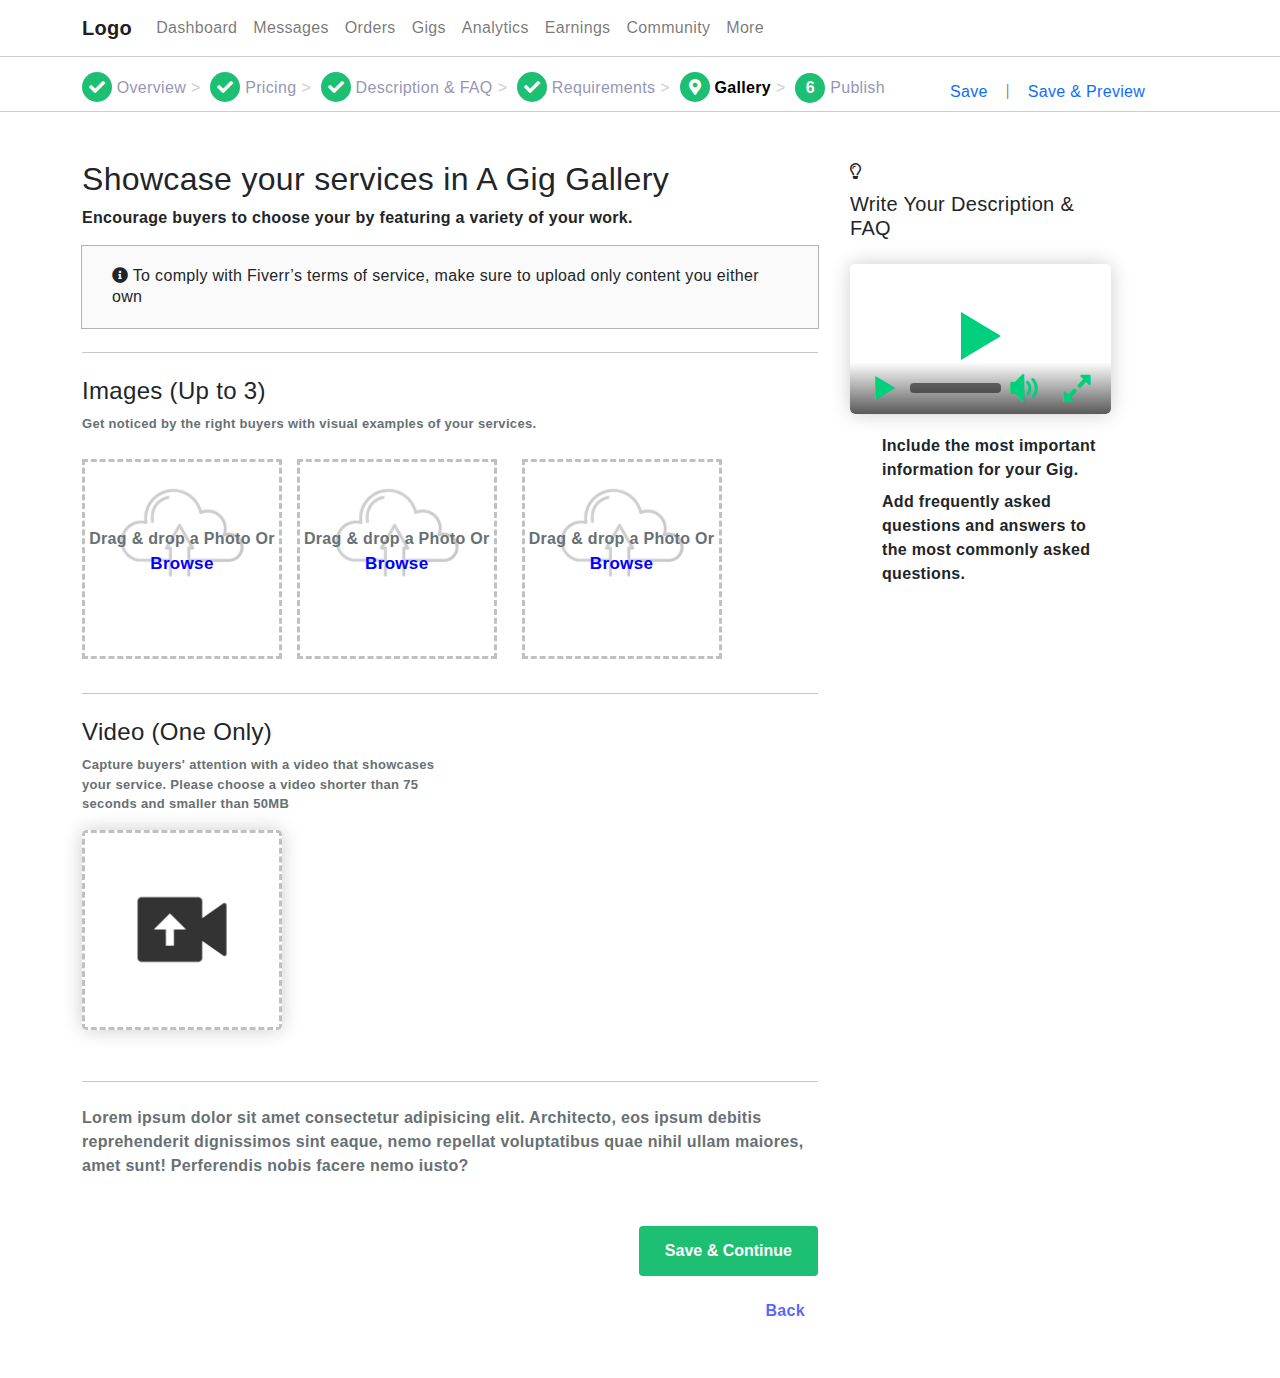
<file: index.html>
<!doctype html>
<html lang="en">
<head>
    <meta charset="UTF-8">
    <meta http-equiv="X-UA-Compatible" content="ie=edge">
    <title>Home Pages</title>
    <!-- CkinVideo -->
    <link rel="stylesheet" href="./vendor/CkinVideo/css/ckin.min.css">
    <link rel="stylesheet" href="https://pro.fontawesome.com/releases/v5.10.0/css/all.css"/>
    <link rel="stylesheet" href="./assets/css/bootstrap.min.css">
    <link rel="stylesheet" href="./assets/css/style.css">
</head>
<body>
    <header>
        <nav class="navbar navbar-expand-lg navbar-light bg-white">
            <div class="container">
                <a href="" class="navbar-brand">Logo</a>
                <button type="button" class="navbar-toggler" data-toggle="collapse" data-target="#navbarSupportedContent" aria-controls="navbarSupportedContent" aria-expanded="false" aria-label="Toggle navigation">
                    <span class="navbar-toggler-icon"></span>
                </button>
                <div class="collapse navbar-collapse" id="navbarSupportedContent">
                    <ul class="navbar-nav me-auto mb-2 mb-lg-0 text-black">
                        <li class="nav-item">
                            <a href="" class="nav-link">Dashboard</a>
                        </li>
                        <li class="nav-item">
                            <a href="" class="nav-link">Messages</a>
                        </li>
                        <li class="nav-item">
                            <a href="" class="nav-link">Orders</a>
                        </li>
                        <li class="nav-item">
                            <a href="" class="nav-link">Gigs</a>
                        </li>
                        <li class="nav-item">
                            <a href="" class="nav-link">Analytics</a>
                        </li>
                        <li class="nav-item">
                            <a href="" class="nav-link">Earnings</a>
                        </li>
                        <li class="nav-item">
                            <a href="" class="nav-link">Community</a>
                        </li>
                        <li class="nav-item">
                            <a href="" class="nav-link">More</a>
                        </li>
                    </ul>
                </div>
            </div>
        </nav>
    </header>
    <div class="breadcrumbs-area ">
        <div class="container">
            <div class="row">
                <div class="col-md-9">
                    <ul class="breadcrumbs">
                        <li class="breadcrumb__item"><a href="javascript:avoid()" class="breadcrumb__link"><span class="fa fa-check"></span> Overview</a></li>
                        <li class="breadcrumb__item"><a href="javascript:avoid()" class="breadcrumb__link"><span class="fa fa-check"></span> Pricing</a></li>
                        <li class="breadcrumb__item"><a href="javascript:avoid()" class="breadcrumb__link"><span class="fa fa-check"></span> Description & FAQ</a></li>
                        <li class="breadcrumb__item"><a href="javascript:avoid()" class="breadcrumb__link"><span class="fa fa-check"></span> Requirements</a></li>
                        <li class="breadcrumb__item"><a href="javascript:avoid()" class="breadcrumb__link breadcrumb__link__active"><span class="fas fa-map-marker-alt"></span> Gallery</a></li>
                        <li class="breadcrumb__item"><a href="javascript:avoid()" class="breadcrumb__link deactive"><span>6</span> Publish</a></li>
                    </ul>
                </div>
                <div class="col-md-3">
                    <div class="mt-3">
                        <a href="" class="btn text-primary save">Save</a>
                        <a href="javascript:avoid(0)" style="color: rgba(0, 0, 0, 0.479);">|</a>
                        <a href="" class="btn text-primary">Save & Preview</a>
                    </div>
                </div>
            </div>
        </div>
    </div>
    <section class="content">
        <div class="container mb-lg-5">
            <div class="row">
                <div class="col-md-8">
                    <h2 class="mt-5">Showcase your services in A Gig Gallery</h2>
                    <p>Encourage buyers to choose your by featuring a variety of your work.</p>
                    <div class="text-box">
                        <p><i class="fas fa-info-circle"></i> To comply with Fiverr’s terms of service, make sure to
                            upload only content you either own</p>
                    </div>
                    <hr class="mt-4">
                    <div class="img-upload-box mt-4">
                        <div class="img-box-title">
                            <h4>Images (Up to 3)</h4>
                            <p>Get noticed by the right buyers with visual examples of your services.</p>
                        </div>
                        <div class="img-box">
                            <label class="image image-one" for="image-one">
                                <img src="./assets/img/image-upload.jpg" alt="" id="image-view-one">
                                <div class="img-caption">
                                    <p>Drag & drop a Photo Or <br><span href="javascript:avoid(0)">Browse</span></p>
                                </div>
                                <input type="file" name="image-one" id="image-one">
                            </label>
                            <label class="image image-one" for="image-two">
                                <img src="./assets/img/image-upload.jpg" alt="" id="image-view-two">
                                <div class="img-caption">
                                    <p>Drag & drop a Photo Or <br><span href="javascript:avoid(0)">Browse</span></p>
                                </div>
                                <input type="file" name="image-two" id="image-two">
                            </label>
                            <label class="image image-one" for="image-three">
                                <img src="./assets/img/image-upload.jpg" alt="" id="image-view-three">
                                <div class="img-caption">
                                    <p>Drag & drop a Photo Or <br><span href="javascript:avoid(0)">Browse</span></p>
                                </div>
                                <input type="file" name="image-three" id="image-three">
                            </label>
                        </div>
                    </div>
                    <hr class="mt-4">
                    <div class="img-upload-box mt-4 col-md-6">
                        <div class="video-box-title">
                            <h4>Video (One Only)</h4>
                            <p>Capture buyers' attention with a video that showcases your service. Please choose a video
                                shorter than 75 seconds and smaller than 50MB</p>
                        </div>
                        <div class="img-box">
                            <label class="image image-one" for="video-one">
                                <video poster="./assets/img/video-upload.png" src="./assets/img/image-upload.jpg" id="video-view-one">
                                    <div class="img-caption">
                                        <p>Drag & drop a Photo Or <br><span>Browse</span></p>
                                    </div>
                                    <input type="file" name="image-one" id="video-one">
                                </video>
                            </label>
                        </div>
                    </div>
                    <hr class="mt-4">
                    <div class="img-upload-box mt-4">
                        <p class="trms-para">Lorem ipsum dolor sit amet consectetur adipisicing elit. Architecto, eos
                            ipsum debitis reprehenderit dignissimos sint eaque, nemo repellat voluptatibus quae nihil
                            ullam maiores, amet sunt! Perferendis nobis facere nemo iusto?</p>
                        <div class="sub-btn text-lg-end mt-5">
                            <input type="submit" value="Save &#38; Continue" class="btn btn-green">
                            <br>
                            <a href="" class="btn mt-3">Back</a>
                        </div>
                    </div>
                </div>
                <div class="col-md-3 mx-2 mt-5 bg-light-green Write-Your-Description">
                    <div class="idea">
                        <span class="far fa-lightbulb"></span>
                    </div>
                    <h5 class="mb-4 mt-2 write-desc">Write Your Description & FAQ</h5>
                    <video src="https://www.youtube.com/embed/vQL2DXMAdJM"></video>
                    <ul>
                        <li>Include the most important information for your Gig.</li>
                        <li class="mt-2">Add frequently asked questions and answers to the most commonly asked questions.</li>
                    </ul>
                </div>
            </div>
        </div>
    </section>

    <script src="./assets/js/jquery-3.6.0.js"></script>
    <script src="./assets/js/bootstrap.bundle.min.js"></script>
    <script src="./assets/js/popper.min.js"></script>
    <script src="./assets/js/bootstrap.min.js"></script>
    <!-- CkinVideo -->
    <script src="./vendor/CkinVideo/js/ckin.min.js"></script>
    <script src="./assets/js/Script.js"></script>
</body>

</html>
</file>
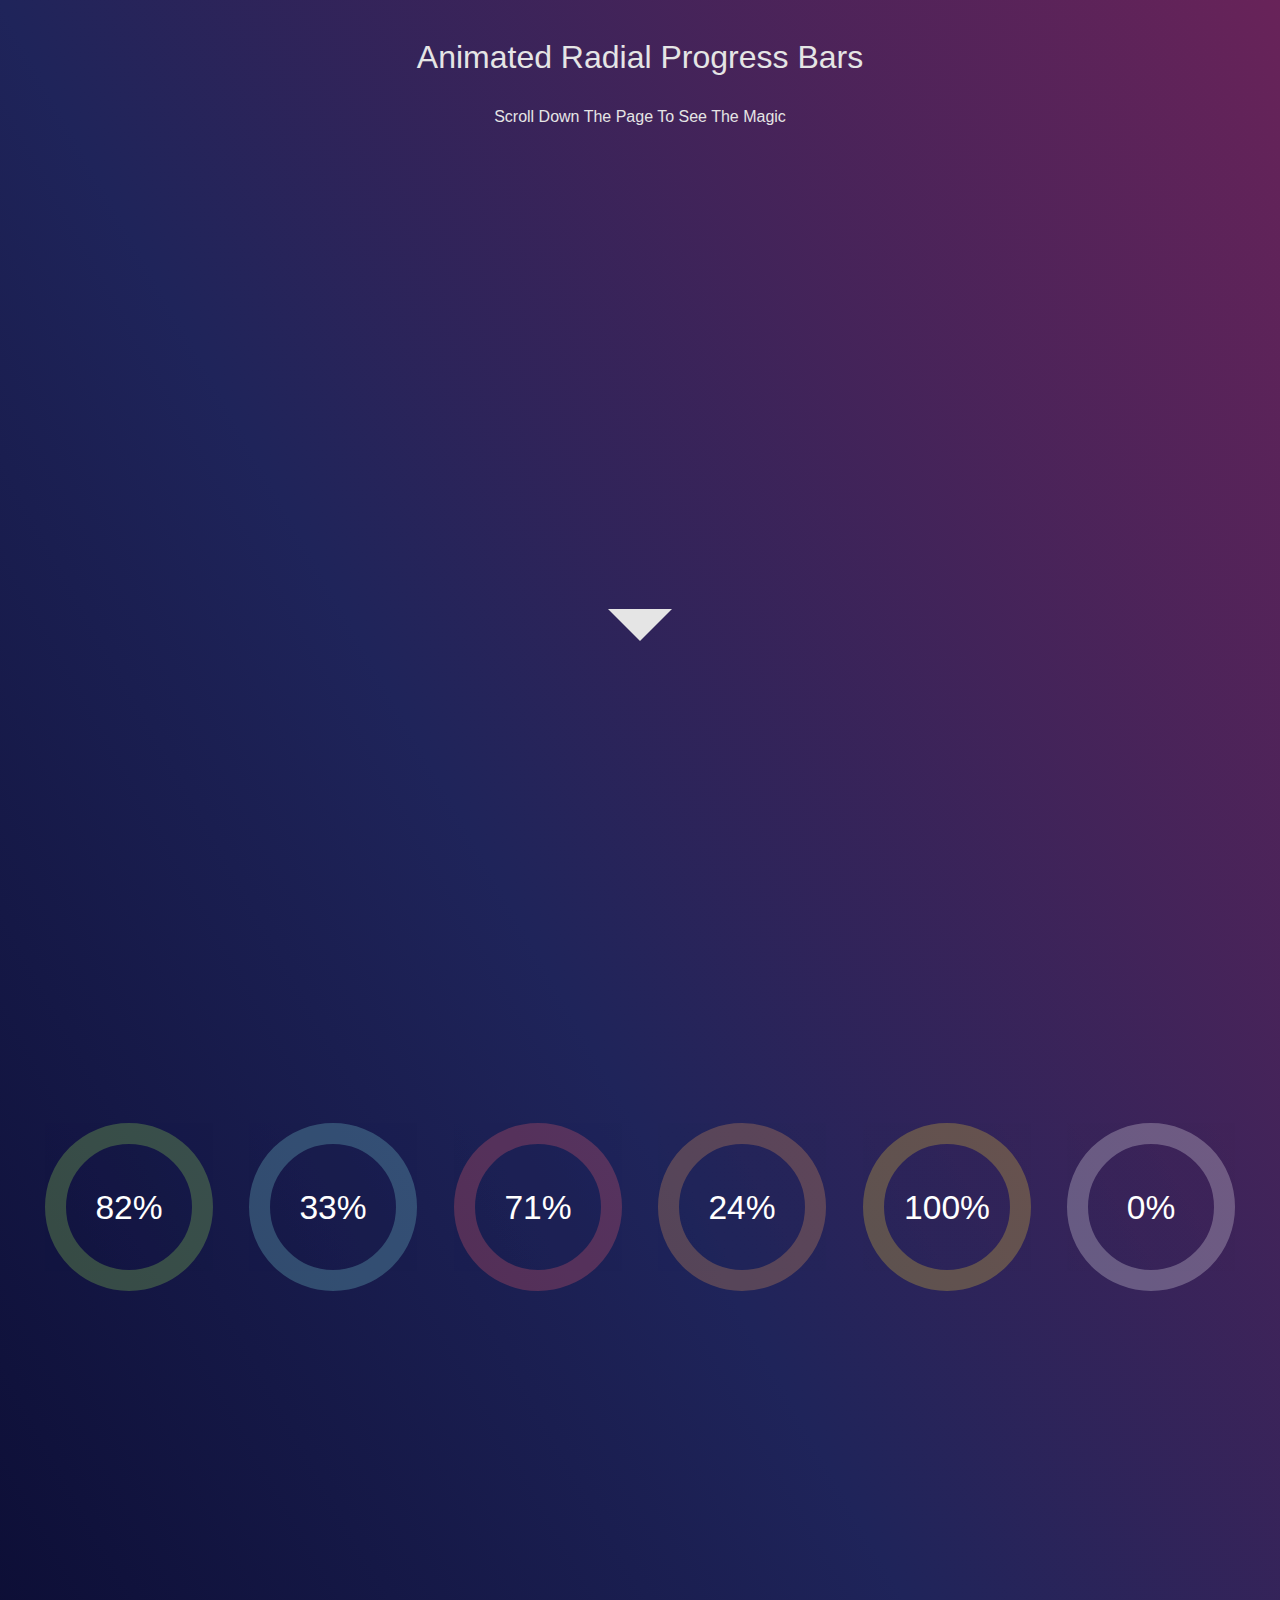
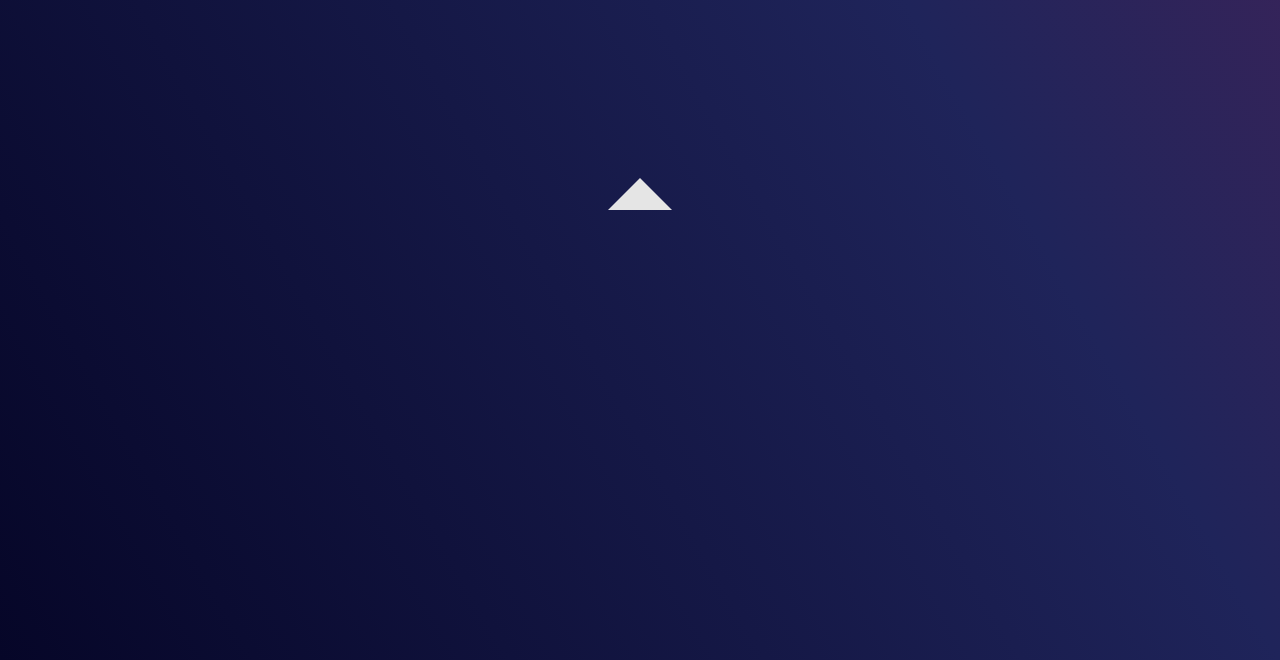
<file: assets/index.html>
<!doctype html>
<html>
<head>
<meta charset="utf-8">
<meta http-equiv="X-UA-Compatible" content="IE=edge,chrome=1">
<meta name="viewport" content="width=device-width, initial-scale=1">
<title>Animated Radial Progress Bars</title>
<style>
*, :before, :after { box-sizing: border-box; }

body {
  background-color: #1d1f20;
  color: #e5e5e5;
  font: 16px/1.25 'Raleway', sans-serif;
  margin: 0;
  background: linear-gradient(to top right, #060628, #1F245A, #682359);
}

.row {
  margin-left: auto;
  margin-right: auto;
  max-width: 80em;
  padding: 1em;
}

section { text-align: center; }

h1, h2, h3, h4, h5, h6 {
  font-family: 'Oswald', sans-serif;
  font-weight: 400;
  text-align: center;
}

p {
  margin-left: auto;
  margin-right: auto;
  max-width: 36em;
  text-align: center;
}

.arrow {
  border: 2em solid transparent;
  height: 0;
  margin: 50vh auto;
  width: 0;
}

.arrow.down {
  border-bottom: none;
  border-top-color: #e5e5e5;
}
.arrow.up {
    border-bottom-color: #e5e5e5;
    border-top: none;
}
/*** RADIAL PROGRESS ***/
/* Circumference = 2πr */
/* π = 3.1415926535898 */
/* r = 35 */

svg.radial-progress {
  height: auto;
  max-width: 200px;
  padding: 1em;
  transform: rotate(-90deg);
  width: 100%;
}

svg.radial-progress circle {
  fill: rgba(0,0,0,0);
  stroke: #fff;
  stroke-dashoffset: 219.91148575129; /* Circumference */
  stroke-width: 10;
}

svg.radial-progress circle.incomplete { opacity: 0.25; }

svg.radial-progress circle.complete { stroke-dasharray: 219.91148575129; /* Circumference */ }

svg.radial-progress text {
  fill: #fff;
  font: 400 1em/1 'Oswald', sans-serif;
  text-anchor: middle;
}

/*** COLORS ***/
/* Primary */

svg.radial-progress:nth-of-type(6n+1) circle { stroke: #a2ed56; }

/* Secondary */

svg.radial-progress:nth-of-type(6n+2) circle { stroke: #83e4e2; }

/* Tertiary */

svg.radial-progress:nth-of-type(6n+3) circle { stroke: #fd6470; }

/* Quaternary */

svg.radial-progress:nth-of-type(6n+4) circle { stroke: #fca858; }

/* Quinary */

svg.radial-progress:nth-of-type(6n+5) circle { stroke: #fddc32; }
</style>
</head>

<body>
<main>
  <article class="row">
    <h1>Animated Radial Progress Bars</h1>
    <div class="jquery-script-ads" style="margin:30px auto" align="center"><script type="text/javascript"><!--
google_ad_client = "ca-pub-2783044520727903";
/* jQuery_demo */
google_ad_slot = "2780937993";
google_ad_width = 728;
google_ad_height = 90;
//-->
</script>
<script type="text/javascript"
src="https://pagead2.googlesyndication.com/pagead/show_ads.js">
</script></div>
    <p>Scroll Down The Page To See The Magic</p>
  </article>
  <div class="arrow down"></div>
  <section class="row"> <svg class="radial-progress" data-percentage="82" viewBox="0 0 80 80">
    <circle class="incomplete" cx="40" cy="40" r="35"></circle>
    <circle class="complete" cx="40" cy="40" r="35" style="stroke-dashoffset: 39.58406743523136;"></circle>
    <text class="percentage" x="50%" y="57%" transform="matrix(0, 1, -1, 0, 80, 0)">82%</text>
    </svg> <svg class="radial-progress" data-percentage="33" viewBox="0 0 80 80">
    <circle class="incomplete" cx="40" cy="40" r="35"></circle>
    <circle class="complete" cx="40" cy="40" r="35" style="stroke-dashoffset: 147.3406954533613;"></circle>
    <text class="percentage" x="50%" y="57%" transform="matrix(0, 1, -1, 0, 80, 0)">33%</text>
    </svg> <svg class="radial-progress" data-percentage="71" viewBox="0 0 80 80">
    <circle class="incomplete" cx="40" cy="40" r="35"></circle>
    <circle class="complete" cx="40" cy="40" r="35" style="stroke-dashoffset: 63.774330867872806;"></circle>
    <text class="percentage" x="50%" y="57%" transform="matrix(0, 1, -1, 0, 80, 0)">71%</text>
    </svg> <svg class="radial-progress" data-percentage="24" viewBox="0 0 80 80">
    <circle class="incomplete" cx="40" cy="40" r="35"></circle>
    <circle class="complete" cx="40" cy="40" r="35" style="stroke-dashoffset: 167.13272917097697;"></circle>
    <text class="percentage" x="50%" y="57%" transform="matrix(0, 1, -1, 0, 80, 0)">24%</text>
    </svg> <svg class="radial-progress" data-percentage="100" viewBox="0 0 80 80">
    <circle class="incomplete" cx="40" cy="40" r="35"></circle>
    <circle class="complete" cx="40" cy="40" r="35" style="stroke-dashoffset: 0;"></circle>
    <text class="percentage" x="50%" y="57%" transform="matrix(0, 1, -1, 0, 80, 0)">100%</text>
    </svg> <svg class="radial-progress" data-percentage="0" viewBox="0 0 80 80">
    <circle class="incomplete" cx="40" cy="40" r="35"></circle>
    <circle class="complete" cx="40" cy="40" r="35" style="stroke-dashoffset: 219.91148575129;"></circle>
    <text class="percentage" x="50%" y="57%" transform="matrix(0, 1, -1, 0, 80, 0)">0%</text>
    </svg> </section>
    <div class="arrow up"></div>
</main>
<script src="https://code.jquery.com/jquery-3.3.1.min.js" integrity="sha384-tsQFqpEReu7ZLhBV2VZlAu7zcOV+rXbYlF2cqB8txI/8aZajjp4Bqd+V6D5IgvKT" crossorigin="anonymous"></script> 
<script>
$(function(){

    // Remove svg.radial-progress .complete inline styling
    $('svg.radial-progress').each(function( index, value ) { 
        $(this).find($('circle.complete')).removeAttr( 'style' );
    });

    // Activate progress animation on scroll
    $(window).scroll(function(){
        $('svg.radial-progress').each(function( index, value ) { 
            // If svg.radial-progress is approximately 25% vertically into the window when scrolling from the top or the bottom
            if ( 
                $(window).scrollTop() > $(this).offset().top - ($(window).height() * 0.75) &&
                $(window).scrollTop() < $(this).offset().top + $(this).height() - ($(window).height() * 0.25)
            ) {
                // Get percentage of progress
                percent = $(value).data('percentage');
                // Get radius of the svg's circle.complete
                radius = $(this).find($('circle.complete')).attr('r');
                // Get circumference (2πr)
                circumference = 2 * Math.PI * radius;
                // Get stroke-dashoffset value based on the percentage of the circumference
                strokeDashOffset = circumference - ((percent * circumference) / 100);
                // Transition progress for 1.25 seconds
                $(this).find($('circle.complete')).animate({'stroke-dashoffset': strokeDashOffset}, 1250);
            }
        });
    }).trigger('scroll');

});
</script>
<script type="text/javascript">

  var _gaq = _gaq || [];
  _gaq.push(['_setAccount', 'UA-36251023-1']);
  _gaq.push(['_setDomainName', 'jqueryscript.net']);
  _gaq.push(['_trackPageview']);

  (function() {
    var ga = document.createElement('script'); ga.type = 'text/javascript'; ga.async = true;
    ga.src = ('https:' == document.location.protocol ? 'https://ssl' : 'http://www') + '.google-analytics.com/ga.js';
    var s = document.getElementsByTagName('script')[0]; s.parentNode.insertBefore(ga, s);
  })();

</script>
</body>
</html>
</file>
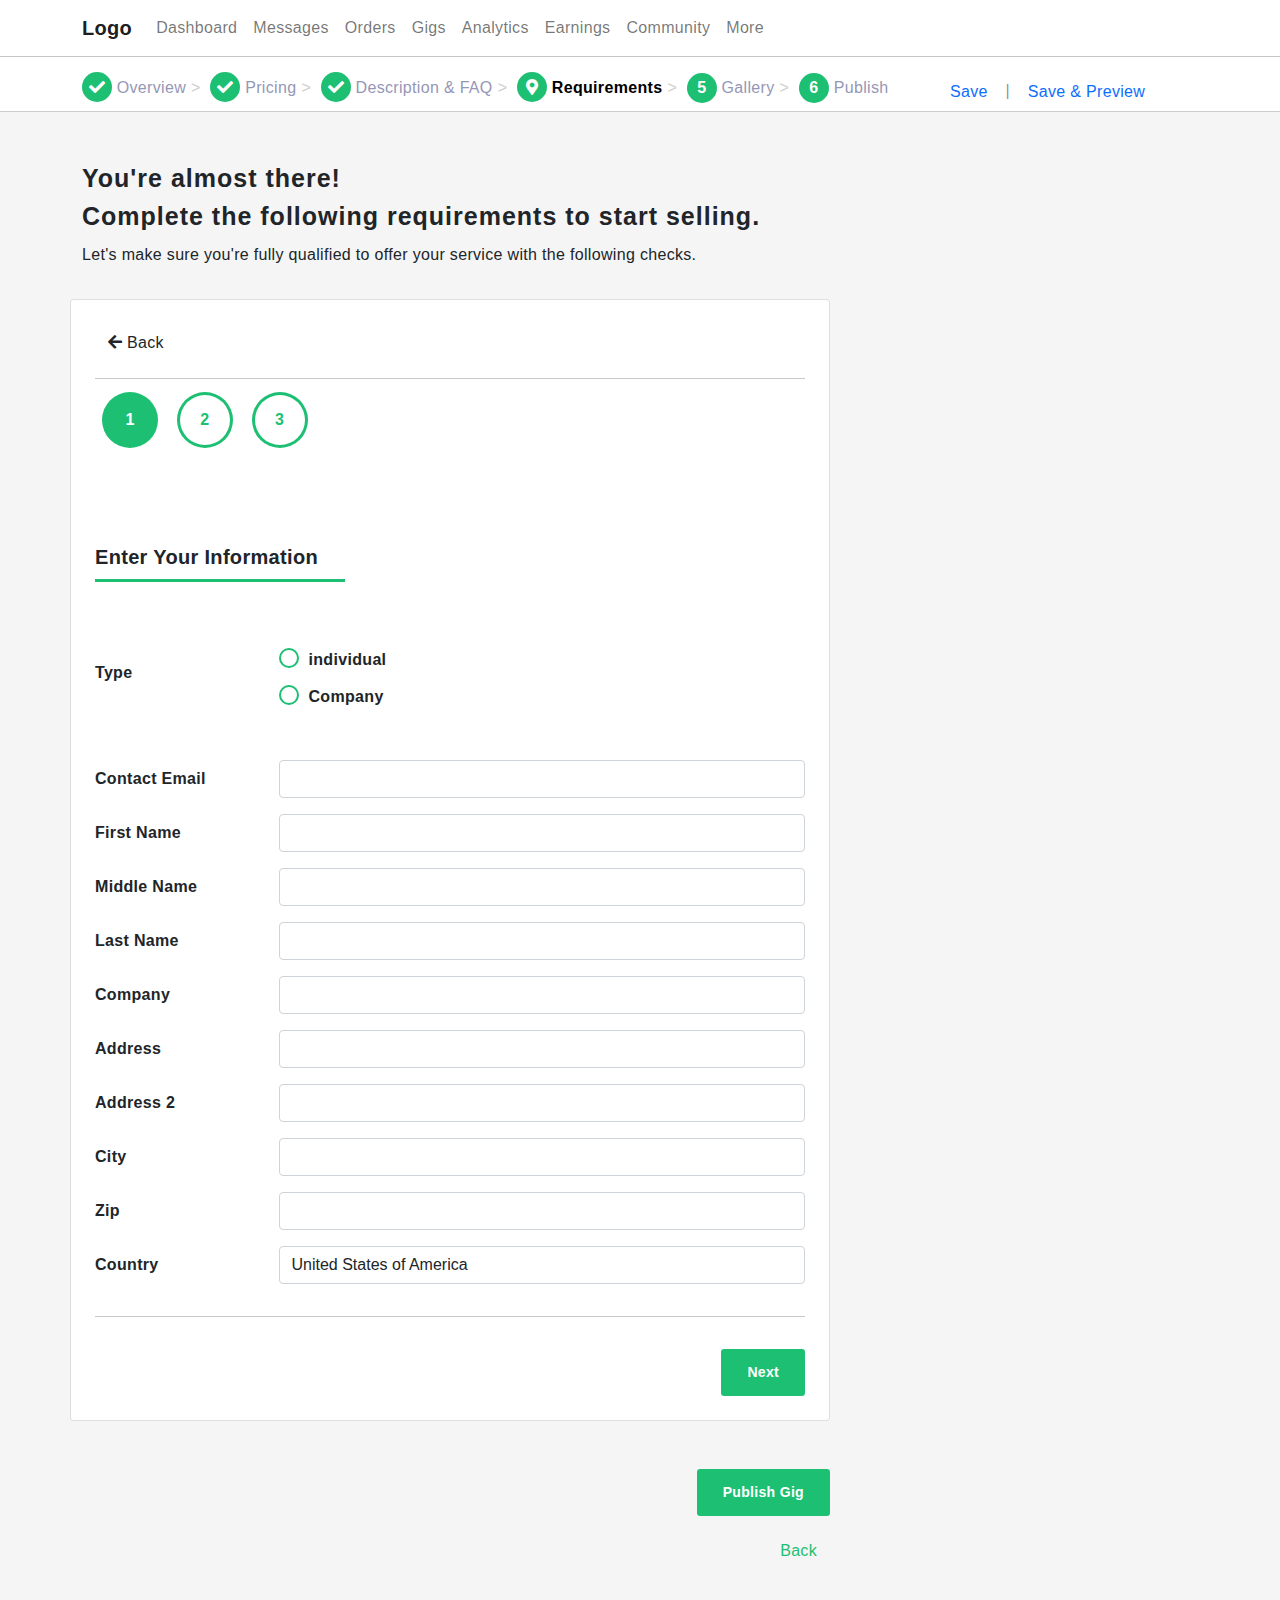
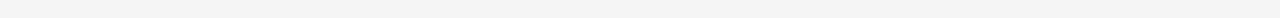
<file: Address-Requirment.html>
<!doctype html>
<html lang="en">
<head>
    <meta charset="UTF-8">
    <meta name="viewport"
          content="width=device-width, user-scalable=no, initial-scale=1.0, maximum-scale=1.0, minimum-scale=1.0">
    <meta http-equiv="X-UA-Compatible" content="ie=edge">
    <title>Address Requirements</title>
    <!-- CkinVideo -->
    <link rel="stylesheet" href="vendor/CkinVideo/css/ckin.min.css">
    <link rel="stylesheet" href="https://pro.fontawesome.com/releases/v5.10.0/css/all.css"/>
    <link rel="stylesheet" href="assets/css/bootstrap.min.css">
    <link rel="stylesheet" href="assets/css/style.css">
</head>

<body class="bg-light-gray">
    <header>
        <nav class="navbar navbar-expand-lg navbar-light bg-white">
            <div class="container">
                <a href="" class="navbar-brand">Logo</a>
                <button type="button" class="navbar-toggler" data-toggle="collapse"
                        data-target="#navbarSupportedContent" aria-controls="navbarSupportedContent" aria-expanded="false"
                        aria-label="Toggle navigation">
                    <span class="navbar-toggler-icon"></span>
                </button>
                <div class="collapse navbar-collapse" id="navbarSupportedContent">
                    <ul class="navbar-nav me-auto mb-2 mb-lg-0 text-black">
                        <li class="nav-item">
                            <a href="" class="nav-link">Dashboard</a>
                        </li>
                        <li class="nav-item">
                            <a href="" class="nav-link">Messages</a>
                        </li>
                        <li class="nav-item">
                            <a href="" class="nav-link">Orders</a>
                        </li>
                        <li class="nav-item">
                            <a href="" class="nav-link">Gigs</a>
                        </li>
                        <li class="nav-item">
                            <a href="" class="nav-link">Analytics</a>
                        </li>
                        <li class="nav-item">
                            <a href="" class="nav-link">Earnings</a>
                        </li>
                        <li class="nav-item">
                            <a href="" class="nav-link">Community</a>
                        </li>
                        <li class="nav-item">
                            <a href="" class="nav-link">More</a>
                        </li>
                    </ul>
                </div>
            </div>
        </nav>
    </header>
    <div class="breadcrumbs-area bg-white">
        <div class="container">
            <div class="row">
                <div class="col-md-9">
                    <ul class="breadcrumbs">
                        <li class="breadcrumb__item"><a href="javascript:avoid()" class="breadcrumb__link"><span
                                class="fa fa-check"></span> Overview</a></li>
                        <li class="breadcrumb__item"><a href="javascript:avoid()" class="breadcrumb__link"><span
                                class="fa fa-check"></span> Pricing</a></li>
                        <li class="breadcrumb__item"><a href="javascript:avoid()" class="breadcrumb__link"><span
                                class="fa fa-check"></span> Description & FAQ</a></li>
                        <li class="breadcrumb__item"><a href="javascript:avoid()"
                                                        class="breadcrumb__link breadcrumb__link__active"><span
                                class="fas fa-map-marker-alt"></span> Requirements</a></li>
                        <li class="breadcrumb__item"><a href="javascript:avoid()"
                                                        class="breadcrumb__link"><span>5</span> Gallery</a></li>
                        <li class="breadcrumb__item"><a href="javascript:avoid()"
                                                        class="breadcrumb__link deactive"><span>6</span> Publish</a></li>
                    </ul>
                </div>
                <div class="col-md-3">
                    <div class="mt-3">
                        <a href="" class="btn text-primary save">Save</a>
                        <a href="javascript:avoid(0)" style="color: rgba(0, 0, 0, 0.479);">|</a>
                        <a href="" class="btn text-primary">Save & Preview</a>
                    </div>
                </div>
            </div>
        </div>
    </div>
    <div class="content" id="address-requirements">
        <div class="container">
            <div class="row">
                <h3 class="mt-5 address-headding">You're almost there! <br>
                    Complete the following requirements to start selling.</h3>
                <p class="address-req-para">Let's make sure you're fully qualified to offer your service with the following checks.</p>
                <div class="card text-lg-start p-4 col-md-8 mt-3">
                    <div>
                        <a href="" class="btn"><i class="fa fa-arrow-left"></i> Back</a>
                    </div>
                    <hr>
                    <div class="section-stap">
                        <ul class="stape-menu">
                            <li class="stape-item stape-active"><a href="javascript:avoid(0)"><span>1</span></a></li>
                            <li class="stape-item"><a href="javascript:avoid(0)"><span>2</span></a></li>
                            <li class="stape-item"><a href="javascript:avoid(0)"><span>3</span></a></li>
                        </ul>
                    </div>
                    <h6>Enter Your Information</h6>
                    <form action="#">
                        <div class="mb-3 row mt-5">
                            <p class="col-sm-3 col-form-label mt-3">Type</p>
                            <div class="col-md-9 type">
                                <div>
                                    <label for="individual" class="radio">
                                        <input type="radio" name="type" id="individual" value="individual" class="input__radio">
                                        <div class="radio_radio"></div>
                                        individual
                                    </label>
                                </div>
                                <div>
                                    <label for="company_" class="radio">
                                        <input type="radio" name="type" id="company_" value="company" class="input__radio">
                                        <div class="radio_radio"></div>
                                        Company
                                    </label>
                                </div>
                            </div>
                        </div>
                        <div class="mb-3 row mt-5">
                            <label for="contact-email" class="col-sm-3 col-form-label">Contact Email</label>
                            <div class="col-md-9">
                                <input type="email" name="contact-email" id="contact-email" class="form-control">
                            </div>
                        </div>
                        <div class="mb-3 row">
                            <label for="first_name" class="col-sm-3 col-form-label">First Name</label>
                            <div class="col-md-9">
                                <input type="text" name="first_name" id="first_name" class="form-control">
                            </div>
                        </div>
                        <div class="mb-3 row">
                            <label for="middle_name" class="col-sm-3 col-form-label">Middle Name</label>
                            <div class="col-md-9">
                                <input type="text" name="middle_name" id="middle_name" class="form-control">
                            </div>
                        </div>
                        <div class="mb-3 row">
                            <label for="last_name" class="col-sm-3 col-form-label">Last Name</label>
                            <div class="col-md-9">
                                <input type="text" name="last_name" id="last_name" class="form-control">
                            </div>
                        </div>
                        <div class="mb-3 row">
                            <label for="company" class="col-sm-3 col-form-label">Company</label>
                            <div class="col-md-9">
                                <input type="text" name="company" id="company" class="form-control">
                            </div>
                        </div>
                        <div class="mb-3 row">
                            <label for="address" class="col-sm-3 col-form-label">Address</label>
                            <div class="col-md-9">
                                <input type="text" name="address" id="address" class="form-control">
                            </div>
                        </div>
                        <div class="mb-3 row">
                            <label for="address2" class="col-sm-3 col-form-label">Address 2</label>
                            <div class="col-md-9">
                                <input type="text" name="address2" id="address2" class="form-control">
                            </div>
                        </div>
                        <div class="mb-3 row">
                            <label for="city" class="col-sm-3 col-form-label">City</label>
                            <div class="col-md-9">
                                <input type="text" name="city" id="city" class="form-control">
                            </div>
                        </div>
                        <div class="mb-3 row">
                            <label for="zip" class="col-sm-3 col-form-label">Zip</label>
                            <div class="col-md-9">
                                <input type="text" name="zip" id="zip" class="form-control">
                            </div>
                        </div>
                        <div class="mb-3 row">
                            <label for="country" class="col-sm-3 col-form-label">Country</label>
                            <div class="col-md-9">
                                <select name="country" id="country" class="form-control">
                                    <option value="Afghanistan">Afghanistan</option>
                                    <option value="Albania">Albania</option>
                                    <option value="Algeria">Algeria</option>
                                    <option value="Andorra">Andorra</option>
                                    <option value="Angola">Angola</option>
                                    <option value="Antigua and Barbuda	">Antigua and Barbuda</option>
                                    <option value="Argentina">Argentina</option>
                                    <option value="Armenia">Armenia</option>
                                    <option value="Australia">Australia</option>
                                    <option value="Austria">Austria</option>
                                    <option value="Azerbaijan">Azerbaijan</option>
                                    <option value="Bahamas">Bahamas</option>
                                    <option value="Bahrain">Bahrain</option>
                                    <option value="Bangladesh">Bangladesh</option>
                                    <option value="Barbados">Barbados</option>
                                    <option value="Belarus">Belarus</option>
                                    <option value="United Arab Emirates">United Arab Emirates</option>
                                    <option value="United Kingdom">United Kingdom</option>
                                    <option value="United States of America" selected>United States of America</option>
                                </select>
                            </div>
                        </div>
                    </form>
                    <hr>
                    <div class="text-lg-end mt-3">
                        <a href="" class="btn btn-green btn-sm">Next</a>
                    </div>
                </div>
                <div class="mt-5 text-lg-end col-md-8 p-0 mb-5">
                    <a href="" class="btn btn-green btn-sm">Publish Gig</a>
                    <br>
                    <a href="" class="btn mt-3 text-green">Back</a>
                </div>
            </div>
        </div>
    </div>

    <script src="assets/js/jquery-3.6.0.js"></script>
    <script src="assets/js/bootstrap.bundle.min.js"></script>
    <script src="assets/js/popper.min.js"></script>
    <script src="assets/js/bootstrap.min.js"></script>
    <!-- CkinVideo -->
    <script src="vendor/CkinVideo/js/ckin.min.js"></script>
    <script src="assets/js/Script.js"></script>
</body>

</html>
</file>
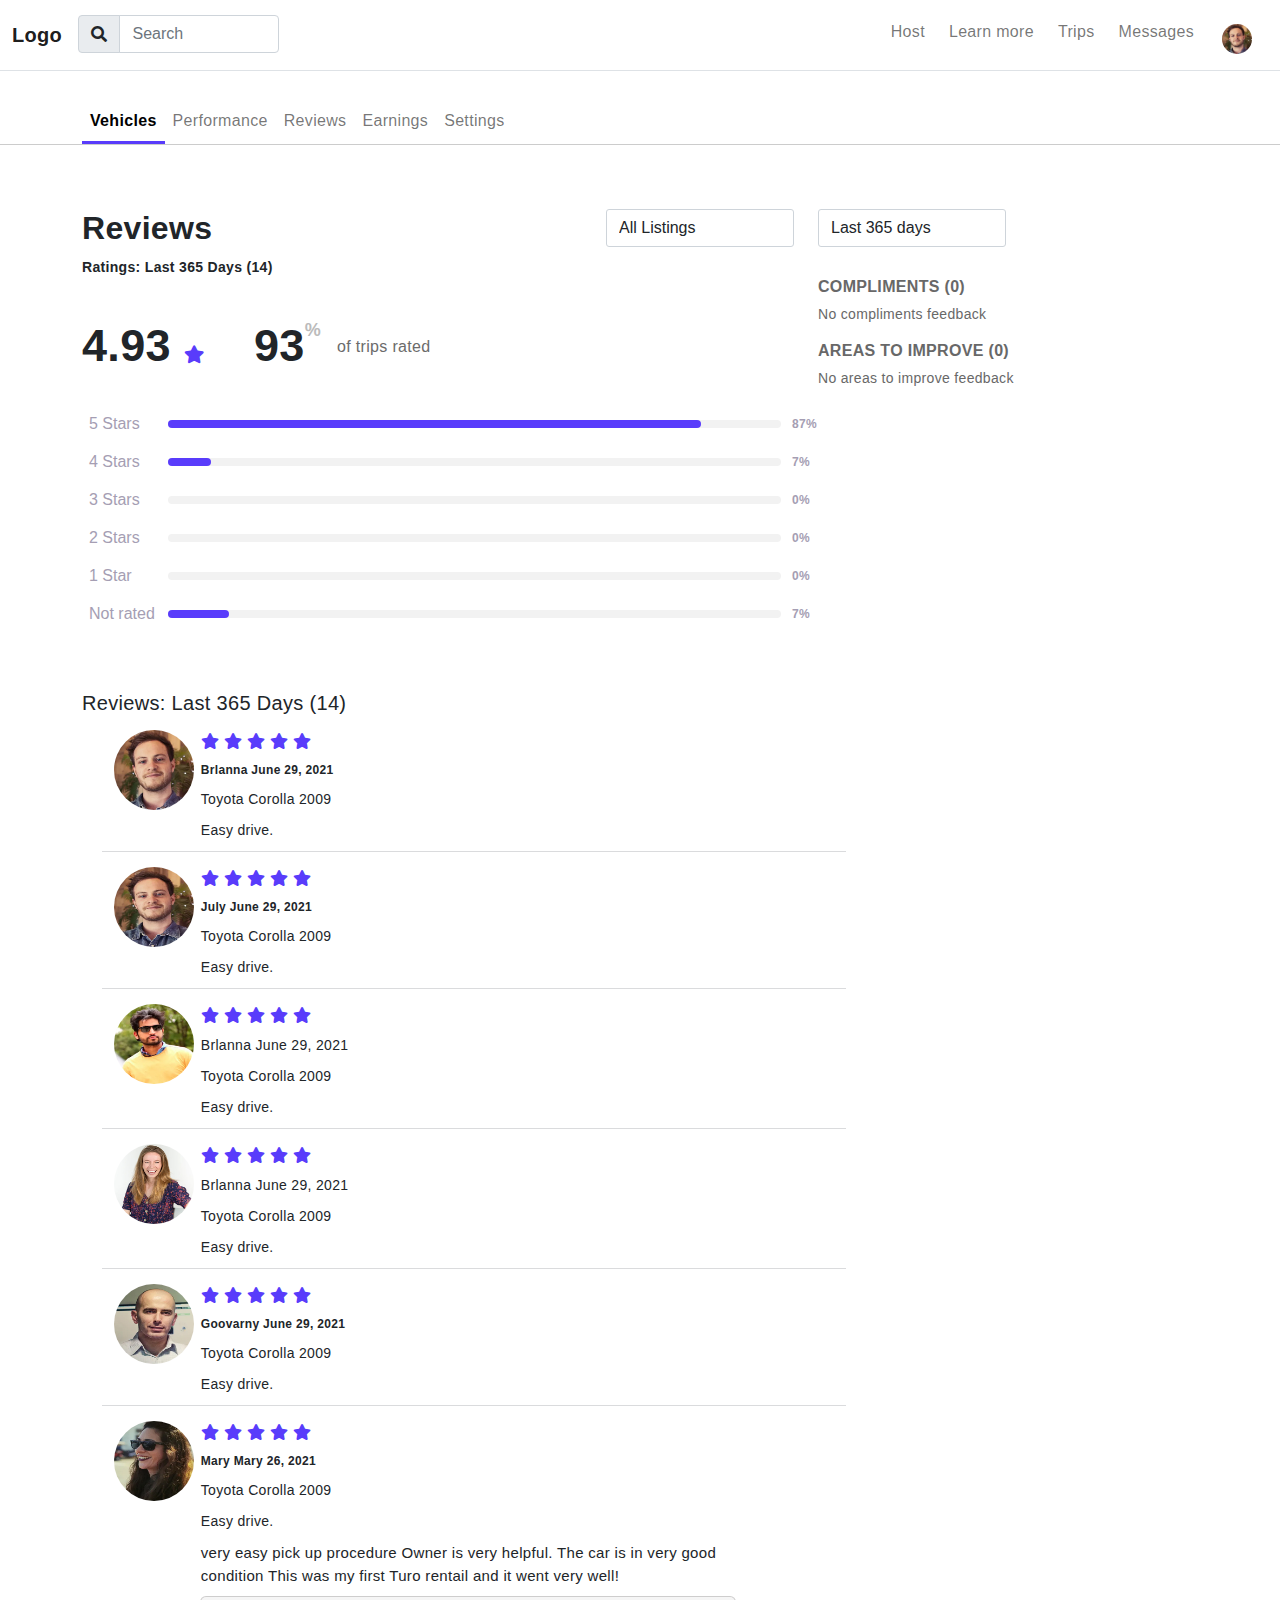
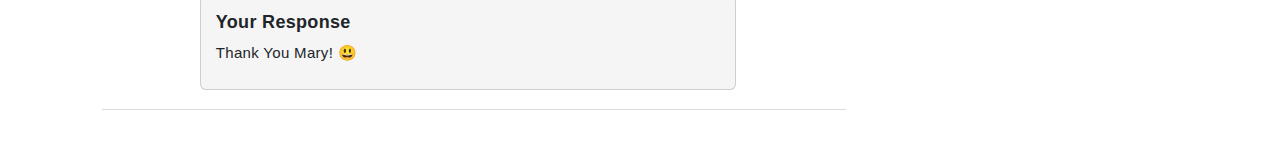
<file: Cleaners-Reviews.html>
<!doctype html>
<html lang="en">

<head>
    <meta charset="UTF-8">
    <meta http-equiv="X-UA-Compatible" content="ie=edge">
    <title>Cleaners Reviews</title>
    <!-- CkinVideo -->
    <link rel="stylesheet" href="./vendor/CkinVideo/css/ckin.min.css">
    <link rel="stylesheet" href="https://pro.fontawesome.com/releases/v5.10.0/css/all.css"/>
    <link rel="stylesheet" href="./assets/css/bootstrap.min.css">
    <link rel="stylesheet" href="./assets/css/style.css">
</head>
<body>
    <header>
        <!-- NAVIGATION -->
        <nav class="navbar navbar-expand-lg border-none navbar-light border-bottom">
            <div class="container-fluid">
                <div class="d-flex flex-grow-1">
                <span class="w-100 d-lg-none d-block">
                    <!-- hidden spacer to center brand on mobile --></span>
                    <a class="navbar-brand d-none d-lg-inline-block" href="#">Logo</a>
                    <div class="col-md-4">
                        <div class="input-group flex-nowrap">
                        <span class="input-group-text" id="addon-wrapping">
                            <i class="fa fa-search"></i>
                        </span>
                            <input type="text" class="form-control" placeholder="Search" aria-label="Search" aria-describedby="addon-wrapping">
                        </div>
                    </div>
                    <div class="w-100 text-right">
                        <button class="navbar-toggler" type="button" data-toggle="collapse" data-target="#myNavbar">
                            <span class="navbar-toggler-icon"></span>
                        </button>
                    </div>
                </div>
                <div class="collapse navbar-collapse flex-grow-1 text-right" id="myNavbar">
                    <ul class="navbar-nav ms-auto flex-nowrap mt-2">
                        <li class="nav-item">
                            <a href="#" class="nav-link m-1 menu-item nav-active">Host</a>
                        </li>
                        <li class="nav-item">
                            <a href="#" class="nav-link m-1 menu-item">Learn more</a>
                        </li>
                        <li class="nav-item">
                            <a href="#" class="nav-link m-1 menu-item">Trips</a>
                        </li>
                        <li class="nav-item">
                            <a href="#" class="nav-link m-1 menu-item">Messages</a>
                        </li>
                        <li class="nav-item">
                            <a href="#" class="nav-link m-2 menu-item">
                                <img src="./assets/img/avator.jpg" class="user-img-circle" alt="">
                            </a>
                        </li>
                    </ul>
                </div>
            </div>
        </nav>
        <!-- END OF NAVIGATION -->
        <div class="navbar navbar-expand-lg border-padding main-menu border-none navbar-light">
            <div class="container">
                <button class="navbar-toggler" type="button" data-bs-toggle="collapse" data-bs-target="#navbarSupportedContent" aria-controls="navbarSupportedContent" aria-expanded="false" aria-label="Toggle navigation">
                    <span class="navbar-toggler-icon"></span>
                </button>
                <div class="collapse navbar-collapse" id="navbarSupportedContent">
                    <ul class="navbar-nav me-auto mb-2 mb-lg-0">
                        <li class="nav-item active"><a href="" class="nav-link">Vehicles</a></li>
                        <li class="nav-item"><a href="" class="nav-link">Performance</a></li>
                        <li class="nav-item"><a href="" class="nav-link">Reviews</a></li>
                        <li class="nav-item"><a href="" class="nav-link">Earnings</a></li>
                        <li class="nav-item"><a href="" class="nav-link">Settings</a></li>
                    </ul>
                </div>
            </div>
        </div>
    </header>
    <div class="container">
        <div id="reviews" class="review-section">
            <div class="row">
                <div class="col-md-8 row">
                    <div class="col-md-6">
                        <h2 class="m-0 text-bould">Reviews</h2>
                        <p class="ratings-day">Ratings: Last 365 Days (14)</p>
                    </div>
                    <div class="col-md-6">
                        <select class="form-control ml-auto">
                            <option data-select2-id="3">All Listings</option>
                            <option>Most Recent</option>
                        </select>
                    </div>
                    <div class="col-md-12 avg-ratings d-flex">
                        <h3>4.93 <small><span class="fa fa-star"></span></small></h3>
                        <h3 style="margin-left: 50px;">93<sup>%</sup></h3>
                        <p class="mx-3 mt-3" style="color: rgb(107, 107, 107); font-weight: normal;">of trips rated</p>
                    </div>
                </div>
                <div class="col-md-4">
                    <select name="last_day" class="form-control" id="last_day">
                        <option value="last-365days">Last 365 days</option>
                        <option value="last-365days">Last 365 days</option>
                        <option value="last-365days">Last 365 days</option>
                        <option value="last-365days">Last 365 days</option>
                        <option value="last-365days">Last 365 days</option>
                    </select>
                    <ul class="menu-compliments">
                        <li>
                            <h6>compliments (0)</h6>
                            <p>No compliments feedback</p>
                        </li>
                        <li>
                            <h6>areas to improve (0)</h6>
                            <p>No areas to improve feedback</p>
                        </li>
                    </ul>
                </div>
                <div class="col-md-8">
                    <table class="stars-counters">
                        <tbody>
                            <tr class="">
                                <td>
                                <span>
                                    <button class="fit-button fit-button-color-blue fit-button-fill-ghost fit-button-size-medium stars-filter">5 Stars</button>
                                </span>
                                </td>
                                <td class="progress-bar-container">
                                    <div class="fit-progressbar fit-progressbar-bar star-progress-bar">
                                        <div class="fit-progressbar-background">
                                            <span class="progress-fill" style="width: 87%;"></span>
                                        </div>
                                    </div>
                                </td>
                                <td class="star-num">87%</td>
                            </tr>
                            <tr class="">
                                <td>
                                <span>
                                    <button class="fit-button fit-button-color-blue fit-button-fill-ghost fit-button-size-medium stars-filter">4 Stars</button>
                                </span>
                                </td>
                                <td class="progress-bar-container">
                                    <div class="fit-progressbar fit-progressbar-bar star-progress-bar">
                                        <div class="fit-progressbar-background">
                                            <span class="progress-fill" style="width: 7%;"></span>
                                        </div>
                                    </div>
                                </td>
                                <td class="star-num">7%</td>
                            </tr>
                            <tr class="">
                                <td>
                                <span>
                                    <button class="fit-button fit-button-color-blue fit-button-fill-ghost fit-button-size-medium stars-filter">3 Stars</button>
                                </span>
                                </td>
                                <td class="progress-bar-container">
                                    <div class="fit-progressbar fit-progressbar-bar star-progress-bar">
                                        <div class="fit-progressbar-background">
                                            <span class="progress-fill" style="width: 0;"></span>
                                        </div>
                                    </div>
                                </td>
                                <td class="star-num">0%</td>
                            </tr>
                            <tr class="">
                                <td>
                                <span>
                                    <button class="fit-button fit-button-color-blue fit-button-fill-ghost fit-button-size-medium stars-filter">2 Stars</button>
                                </span>
                                </td>
                                <td class="progress-bar-container">
                                    <div class="fit-progressbar fit-progressbar-bar star-progress-bar">
                                        <div class="fit-progressbar-background">
                                            <span class="progress-fill" style="width: 0;"></span>
                                        </div>
                                    </div>
                                </td>
                                <td class="star-num">0%</td>
                            </tr>
                            <tr class="">
                                <td>
                                <span>
                                    <button class="fit-button fit-button-color-blue fit-button-fill-ghost fit-button-size-medium stars-filter">1 Star</button>
                                </span>
                                </td>
                                <td class="progress-bar-container">
                                    <div class="fit-progressbar fit-progressbar-bar star-progress-bar">
                                        <div class="fit-progressbar-background">
                                            <span class="progress-fill" style="width: 0;"></span>
                                        </div>
                                    </div>
                                </td>
                                <td class="star-num">0%</td>
                            </tr>
                            <tr class="">
                                <td>
                                <span>
                                    <button class="fit-button fit-button-color-blue fit-button-fill-ghost fit-button-size-medium stars-filter">Not rated</button>
                                </span>
                                </td>
                                <td class="progress-bar-container">
                                    <div class="fit-progressbar fit-progressbar-bar star-progress-bar">
                                        <div class="fit-progressbar-background">
                                            <span class="progress-fill" style="width: 10%;"></span>
                                        </div>
                                    </div>
                                </td>
                                <td class="star-num">7%</td>
                            </tr>
                        </tbody>
                    </table>
                </div>

            </div>
        </div>

        <div class="review-list">
            <h5>Reviews: Last 365 Days (14)</h5>
            <div class="review row col-md-8">
                <div class="col-md-1">
                    <img src="./assets/img/avator.jpg" class="user-img" alt="">
                </div>
                <div class="col-md-9">
                    <div class="five-star">
                        <i class="fa fa-star"></i>
                        <i class="fa fa-star"></i>
                        <i class="fa fa-star"></i>
                        <i class="fa fa-star"></i>
                        <i class="fa fa-star"></i>
                    </div>
                    <p class="user-name">Brlanna June 29, 2021</p>
                    <p class="user-name-date">Toyota Corolla 2009</p>
                    <p class="user-name-date">Easy drive.</p>
                </div>
            </div>
            <div class="review row col-md-8">
                <div class="col-md-1">
                    <img src="./assets/img/team/01.jpg" class="user-img" alt="">
                </div>
                <div class="col-md-9">
                    <div class="five-star">
                        <i class="fa fa-star"></i>
                        <i class="fa fa-star"></i>
                        <i class="fa fa-star"></i>
                        <i class="fa fa-star"></i>
                        <i class="fa fa-star"></i>
                    </div>
                    <p class="user-name">July June 29, 2021</p>
                    <p class="user-name-date">Toyota Corolla 2009</p>
                    <p class="user-name-date">Easy drive.</p>
                </div>
            </div>
            <div class="review row col-md-8">
                <div class="col-md-1">
                    <img src="./assets/img/team/02.jpg" class="user-img" alt="">
                </div>
                <div class="col-md-9">
                    <div class="five-star">
                        <i class="fa fa-star"></i>
                        <i class="fa fa-star"></i>
                        <i class="fa fa-star"></i>
                        <i class="fa fa-star"></i>
                        <i class="fa fa-star"></i>
                    </div>
                    <p class="user-name-date">Brlanna June 29, 2021</p>
                    <p class="user-name-date">Toyota Corolla 2009</p>
                    <p class="user-name-date">Easy drive.</p>
                </div>
            </div>
            <div class="review row col-md-8">
                <div class="col-md-1">
                    <img src="./assets/img/team/03.jpg" class="user-img" alt="">
                </div>
                <div class="col-md-9">
                    <div class="five-star">
                        <i class="fa fa-star"></i>
                        <i class="fa fa-star"></i>
                        <i class="fa fa-star"></i>
                        <i class="fa fa-star"></i>
                        <i class="fa fa-star"></i>
                    </div>
                    <p class="user-name-date">Brlanna June 29, 2021</p>
                    <p class="user-name-date">Toyota Corolla 2009</p>
                    <p class="user-name-date">Easy drive.</p>
                </div>
            </div>
            <div class="review row col-md-8">
                <div class="col-md-1">
                    <img src="./assets/img/team/04.jpg" class="user-img" alt="">
                </div>
                <div class="col-md-9">
                    <div class="five-star">
                        <i class="fa fa-star"></i>
                        <i class="fa fa-star"></i>
                        <i class="fa fa-star"></i>
                        <i class="fa fa-star"></i>
                        <i class="fa fa-star"></i>
                    </div>
                    <p class="user-name">Goovarny June 29, 2021</p>
                    <p class="user-name-date">Toyota Corolla 2009</p>
                    <p class="user-name-date">Easy drive.</p>
                </div>
            </div>
            <div class="review row col-md-8">
                <div class="col-md-1">
                    <img src="./assets/img/team/05.jpg" class="user-img" alt="">
                </div>
                <div class="col-md-9">
                    <div class="five-star">
                        <i class="fa fa-star"></i>
                        <i class="fa fa-star"></i>
                        <i class="fa fa-star"></i>
                        <i class="fa fa-star"></i>
                        <i class="fa fa-star"></i>
                    </div>
                    <p class="user-name">Mary Mary 26, 2021</p>
                    <p class="user-name-date">Toyota Corolla 2009</p>
                    <p class="user-name-date">Easy drive.</p>

                    <div class="response-box">
                        <p class="comment-text">very easy pick up procedure Owner is very helpful. The car is in very good condition This was my first Turo rentail and it went very well!</p>
                        <div class="your-response">
                            <h6>Your Response</h6>
                            <p>Thank You Mary! &#128515;</p>
                        </div>
                    </div>
                </div>
            </div>
        </div>
        <div class="mb-5"></div>
    </div>

    <script src="./assets/js/jquery-3.6.0.js"></script>
    <script src="./assets/js/bootstrap.bundle.min.js"></script>
    <script src="./assets/js/popper.min.js"></script>
    <script src="./assets/js/bootstrap.min.js"></script>
    <!-- CkinVideo -->
    <script src="./vendor/CkinVideo/js/ckin.min.js"></script>
    <!-- progresscircle -->
    <!-- <script src="assets/progresscircle/progresscircle.js"></script> -->
    <script src="./assets/js/Script.js"></script>
</body>

</html>
</file>
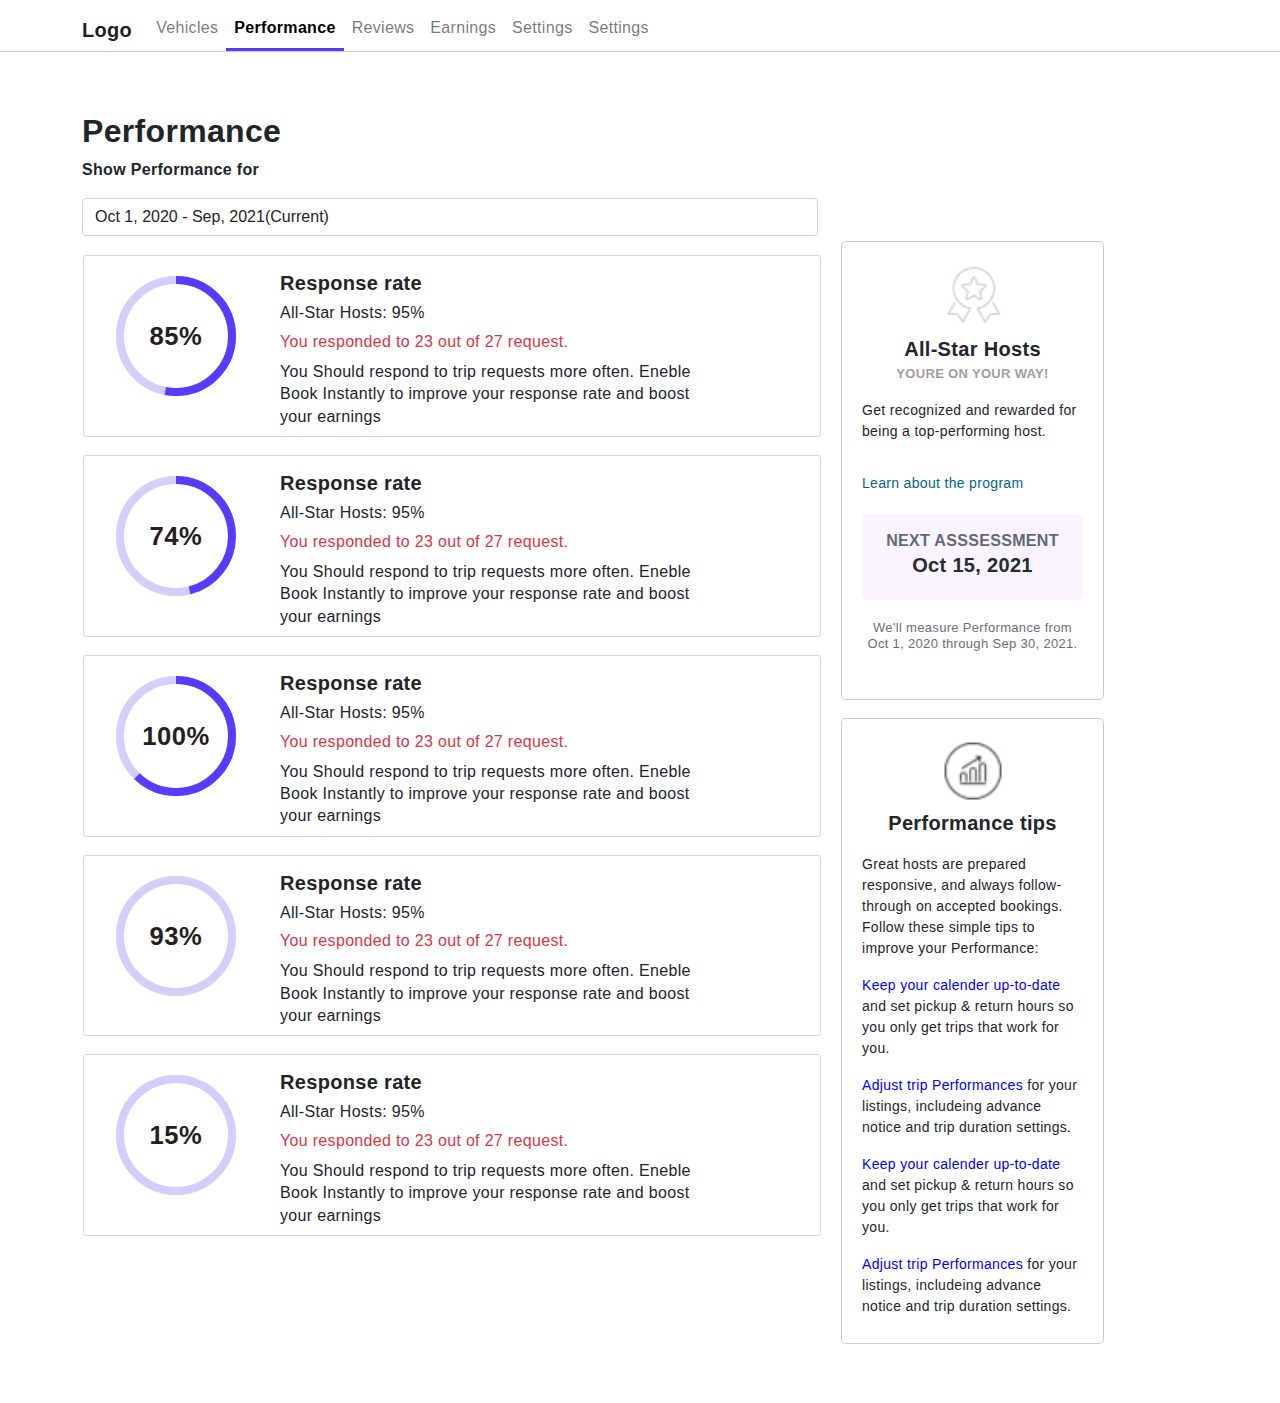
<file: Performance.html>
<!doctype html>
<html lang="en">

<head>
    <meta charset="UTF-8">
    <meta http-equiv="X-UA-Compatible" content="ie=edge">
    <title>Performance</title>
    <!-- CkinVideo -->
    <link rel="stylesheet" href="./vendor/CkinVideo/css/ckin.min.css">
    <link rel="stylesheet" href="https://pro.fontawesome.com/releases/v5.10.0/css/all.css" />
    <link rel="stylesheet" href="./assets/css/bootstrap.min.css">
    <!-- progresscircle -->
    <!-- <link rel="stylesheet" href="assets/progresscircle/progresscircle.css"> -->
    <link rel="stylesheet" href="./assets/css/style.css">
</head>
<header>
    <nav class="navbar navbar-expand-lg main-menu navbar-light">
        <div class="container">
            <a href="#" class="navbar-brand">Logo</a>
            <button class="navbar-toggler" type="button" data-bs-toggle="collapse"
                data-bs-target="#navbarSupportedContent" aria-controls="navbarSupportedContent" aria-expanded="false"
                aria-label="Toggle navigation">
                <span class="navbar-toggler-icon"></span>
            </button>
            <div class="collapse navbar-collapse" id="navbarSupportedContent">
                <ul class="navbar-nav me-auto mb-2 mb-lg-0">
                    <li class="nav-item"><a href="" class="nav-link">Vehicles</a></li>
                    <li class="nav-item active"><a href="" class="nav-link">Performance</a></li>
                    <li class="nav-item"><a href="" class="nav-link">Reviews</a></li>
                    <li class="nav-item"><a href="" class="nav-link">Earnings</a></li>
                    <li class="nav-item"><a href="" class="nav-link">Settings</a></li>
                    <li class="nav-item"><a href="" class="nav-link">Settings</a></li>
                </ul>
            </div>
        </div>
    </nav>
</header>
<section id="content" class="content">
    <div class="container">
        <div class="row">
            <div class="col-md-8" id="progress">
                <h2 class="headding">Performance</h2>
                <div class="performance-type">
                    <p>Show Performance for</p>
                    <select name="show_performance" class="form-control" id="show_performance_for">
                        <option value="Oct 1, 2020 - Sep, 2021(Current)">Oct 1, 2020 - Sep, 2021(Current)</option>
                        <option value="Oct 1, 2020 - Sep, 2021(Current)">Jun 1, 2020 - Sep, 2021(Current)</option>
                        <option value="Oct 1, 2020 - Sep, 2021(Current)">May 1, 2020 - Sep, 2021(Current)</option>
                        <option value="Oct 1, 2020 - Sep, 2021(Current)">Agust 1, 2020 - Sep, 2021(Current)</option>
                        <option value="Oct 1, 2020 - Sep, 2021(Current)">Feb 1, 2020 - Sep, 2021(Current)</option>
                    </select>
                </div>
                <div class="col-md-12 row progress-item">
                    <div class="col-md-3">
                        <svg class="radial-progress" data-percentage="85" viewBox="0 0 80 80">
                            <circle class="incomplete" cx="40" cy="40" r="35"></circle>
                            <circle class="complete" cx="40" cy="40" r="35" style="stroke-dashoffset: 39.58406743523136;"></circle>
                            <text class="percentage" x="50%" y="57%" transform="matrix(0, 1, -1, 0, 80, 0)">85%</text>
                          </svg>
                    </div>
                    <div class="col-md-8 progress-bar-title">
                        <h6>Response rate</h6>
                        <p>All-Star Hosts: 95%</p>
                        <p class="text-danger">You responded to 23 out of 27 request.</p>
                        <p class="col-md-11">You Should respond to trip requests more often. Eneble Book Instantly to improve your response rate and boost your earnings</p>
                    </div>
                </div>
                <div class="col-md-12 row progress-item">
                    <div class="col-md-3">
                        <svg class="radial-progress" data-percentage="74" viewBox="0 0 80 80">
                            <circle class="incomplete" cx="40" cy="40" r="35"></circle>
                            <circle class="complete" cx="40" cy="40" r="35" style="stroke-dashoffset: 39.58406743523136;"></circle>
                            <text class="percentage" x="50%" y="57%" transform="matrix(0, 1, -1, 0, 80, 0)">74%</text>
                          </svg>
                    </div>
                    <div class="col-md-8 progress-bar-title">
                        <h6>Response rate</h6>
                        <p>All-Star Hosts: 95%</p>
                        <p class="text-danger">You responded to 23 out of 27 request.</p>
                        <p class="col-md-11">You Should respond to trip requests more often. Eneble Book Instantly to improve your response rate and boost your earnings</p>
                    </div>
                </div>
                <div class="col-md-12 row progress-item">
                    <div class="col-md-3">
                        <svg class="radial-progress" data-percentage="100" viewBox="0 0 80 80">
                            <circle class="incomplete" cx="40" cy="40" r="35"></circle>
                            <circle class="complete" cx="40" cy="40" r="35" style="stroke-dashoffset: 39.58406743523136;"></circle>
                            <text class="percentage" x="50%" y="57%" transform="matrix(0, 1, -1, 0, 80, 0)">100%</text>
                          </svg>
                    </div>
                    <div class="col-md-8 progress-bar-title">
                        <h6>Response rate</h6>
                        <p>All-Star Hosts: 95%</p>
                        <p class="text-danger">You responded to 23 out of 27 request.</p>
                        <p class="col-md-11">You Should respond to trip requests more often. Eneble Book Instantly to improve your response rate and boost your earnings</p>
                    </div>
                </div>
                <div class="col-md-12 row progress-item">
                    <div class="col-md-3">
                        <svg class="radial-progress" data-percentage="93" viewBox="0 0 80 80">
                            <circle class="incomplete" cx="40" cy="40" r="35"></circle>
                            <circle class="complete" cx="40" cy="40" r="35" style="stroke-dashoffset: 39.58406743523136;"></circle>
                            <text class="percentage" x="50%" y="57%" transform="matrix(0, 1, -1, 0, 80, 0)">93%</text>
                          </svg>
                    </div>
                    <div class="col-md-8 progress-bar-title">
                        <h6>Response rate</h6>
                        <p>All-Star Hosts: 95%</p>
                        <p class="text-danger">You responded to 23 out of 27 request.</p>
                        <p class="col-md-11">You Should respond to trip requests more often. Eneble Book Instantly to improve your response rate and boost your earnings</p>
                    </div>
                </div>
                <div class="col-md-12 row progress-item">
                    <div class="col-md-3">
                        <svg class="radial-progress" data-percentage="15" viewBox="0 0 80 80">
                            <circle class="incomplete" cx="40" cy="40" r="35"></circle>
                            <circle class="complete" cx="40" cy="40" r="35" style="stroke-dashoffset: 39.58406743523136;"></circle>
                            <text class="percentage" x="50%" y="57%" transform="matrix(0, 1, -1, 0, 80, 0)">15%</text>
                          </svg>
                    </div>
                    <div class="col-md-8 progress-bar-title">
                        <h6>Response rate</h6>
                        <p>All-Star Hosts: 95%</p>
                        <p class="text-danger">You responded to 23 out of 27 request.</p>
                        <p class="col-md-11">You Should respond to trip requests more often. Eneble Book Instantly to improve your response rate and boost your earnings</p>
                    </div>
                </div>
            </div>
            <div class="col-md-3 wizards">
                <div class="box-one">
                    <img src="./assets/img/icons.jpg" alt="Icons">
                    <div class="wizards-title">
                        <h6>All-Star Hosts</h6>
                        <p class="sub-hedding">Youre on your Way!</p>
                    </div>
                    <p class="sub-title">Get recognized and rewarded for being a top-performing host.</p>
                    <a href="">Learn about the program</a>
                    <div class="text-box-date">
                        <p>Next Asssessment</p>
                        <h5>Oct 15, 2021</h5>
                    </div>
                    <p class="text">We'll measure Performance from Oct 1, 2020 through Sep 30, 2021.</p>
                </div>
                <div class="box-one">
                    <img src="./assets/img/icons2.jpg" alt="Icons">
                    <div class="wizards-title">
                        <h6>Performance tips</h6>
                    </div>
                    <p class="sub-title mt-3">
                        Great hosts are prepared responsive, and always follow-through on accepted bookings. Follow these simple tips to improve your Performance:
                    </p>
                    <ul id="list">
                        <li><p><span>Keep your calender up-to-date</span> and set pickup & return hours so you only get trips that work for you.</p></li>
                        <li><p><span>Adjust trip Performances</span> for your listings, includeing advance notice and trip duration settings.</p></li>
                        <li><p><span>Keep your calender up-to-date</span> and set pickup & return hours so you only get trips that work for you.</p></li>
                        <li><p><span>Adjust trip Performances</span> for your listings, includeing advance notice and trip duration settings.</p></li>
                    </ul>
                </div>
            </div>
        </div>
    </div>
</section>


<script src="./assets/js/jquery-3.6.0.js"></script>
<script src="./assets/js/bootstrap.bundle.min.js"></script>
<script src="./assets/js/popper.min.js"></script>
<script src="./assets/js/bootstrap.min.js"></script>
<!-- CkinVideo -->
<script src="./vendor/CkinVideo/js/ckin.min.js"></script>
<!-- progresscircle -->
<!-- <script src="assets/progresscircle/progresscircle.js"></script> -->
<script src="./assets/js/Script.js"></script>
</body>

</html>
</file>
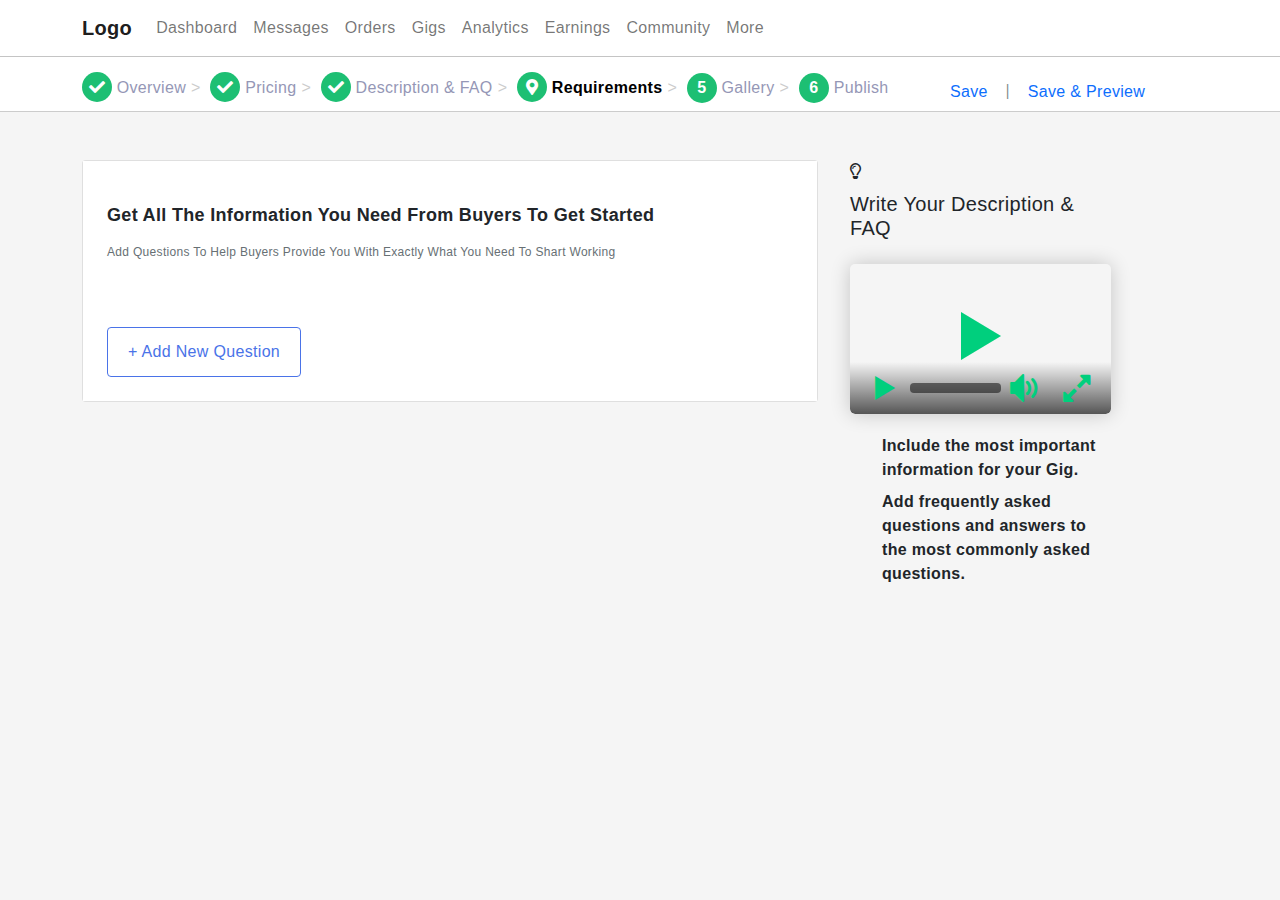
<file: Requirments.html>
<!doctype html>
<html lang="en">

<head>
    <meta charset="UTF-8">
    <meta http-equiv="X-UA-Compatible" content="ie=edge">
    <title>Requirements</title>
    <!-- CkinVideo -->
    <link rel="stylesheet" href="vendor/CkinVideo/css/ckin.min.css">
    <link rel="stylesheet" href="https://pro.fontawesome.com/releases/v5.10.0/css/all.css"/>
    <link rel="stylesheet" href="assets/css/bootstrap.min.css">
    <link rel="stylesheet" href="assets/css/style.css">
</head>

<body class="bg-light-gray">
    <header>
        <nav class="navbar navbar-expand-lg navbar-light bg-white">
            <div class="container">
                <a href="" class="navbar-brand">Logo</a>
                <button type="button" class="navbar-toggler" data-toggle="collapse"
                        data-target="#navbarSupportedContent" aria-controls="navbarSupportedContent" aria-expanded="false"
                        aria-label="Toggle navigation">
                    <span class="navbar-toggler-icon"></span>
                </button>
                <div class="collapse navbar-collapse" id="navbarSupportedContent">
                    <ul class="navbar-nav me-auto mb-2 mb-lg-0 text-black">
                        <li class="nav-item">
                            <a href="" class="nav-link">Dashboard</a>
                        </li>
                        <li class="nav-item">
                            <a href="" class="nav-link">Messages</a>
                        </li>
                        <li class="nav-item">
                            <a href="" class="nav-link">Orders</a>
                        </li>
                        <li class="nav-item">
                            <a href="" class="nav-link">Gigs</a>
                        </li>
                        <li class="nav-item">
                            <a href="" class="nav-link">Analytics</a>
                        </li>
                        <li class="nav-item">
                            <a href="" class="nav-link">Earnings</a>
                        </li>
                        <li class="nav-item">
                            <a href="" class="nav-link">Community</a>
                        </li>
                        <li class="nav-item">
                            <a href="" class="nav-link">More</a>
                        </li>
                    </ul>
                </div>
            </div>
        </nav>
    </header>
    <div class="breadcrumbs-area bg-white">
        <div class="container">
            <div class="row">
                <div class="col-md-9">
                    <ul class="breadcrumbs">
                        <li class="breadcrumb__item"><a href="javascript:avoid()" class="breadcrumb__link"><span
                                class="fa fa-check"></span> Overview</a></li>
                        <li class="breadcrumb__item"><a href="javascript:avoid()" class="breadcrumb__link"><span
                                class="fa fa-check"></span> Pricing</a></li>
                        <li class="breadcrumb__item"><a href="javascript:avoid()" class="breadcrumb__link"><span
                                class="fa fa-check"></span> Description & FAQ</a></li>
                        <li class="breadcrumb__item"><a href="javascript:avoid()"
                                                        class="breadcrumb__link breadcrumb__link__active"><span
                                class="fas fa-map-marker-alt"></span> Requirements</a></li>
                        <li class="breadcrumb__item"><a href="javascript:avoid()"
                                                        class="breadcrumb__link"><span>5</span> Gallery</a></li>
                        <li class="breadcrumb__item"><a href="javascript:avoid()"
                                                        class="breadcrumb__link deactive"><span>6</span> Publish</a></li>
                    </ul>
                </div>
                <div class="col-md-3">
                    <div class="mt-3">
                        <a href="" class="btn text-primary save">Save</a>
                        <a href="javascript:avoid(0)" style="color: rgba(0, 0, 0, 0.479);">|</a>
                        <a href="" class="btn text-primary">Save & Preview</a>
                    </div>
                </div>
            </div>
        </div>
    </div>
    <section class="content">
        <div class="container mb-lg-5">
            <div class="row">
                <div class="col-md-8">
                    <div class="card mt-5">
                        <div class="card-body bg-white p-4">
                            <div class="cart-title">
                                <h5>Get all the information you need from buyers to get started</h5>
                                <p>Add questions to help buyers provide you with exactly what you need to shart working
                                </p>
                            </div>
                            <!-- <p class="text-center text-uppercase your-qst">your questions</p> -->
                            <div class="bg_light_dark p-4" id="question-box" style="display: none;">
                                <div class="card-text d-flex mb-2">
                                    <div class="col-md-6 text-lg-start">
                                        <h6>Add a question</h6>
                                    </div>
                                    <div class="col-md-6 text-lg-end">
                                        <label for="required" class="form-label">
                                            <input type="checkbox" name="required" id="required"> <span>Required</span>
                                        </label>
                                    </div>
                                </div>
                                <textarea name="details" class="form-control" id="details" cols="30" rows="6" placeholder="Request necessary details such as dimensions burial location and more."></textarea>
                                <div class="row">
                                    <div class="col-md-5 mt-5">
                                        <h6>Get it in a form of:</h6>
                                        <select name="qst-type" id="qst-type" class="form-control mt-3">
                                            <option value="Free Text">Free Text</option>
                                            <option value="Multiple cholce">Multiple cholce</option>
                                            <option value="attachment">Attachment</option>
                                        </select>
                                    </div>
                                    <div class="col-md-12 text-lg-end">
                                        <a href="" class="btn btn-gray mx-3">Cancel</a>
                                        <a href="" class="btn btn-green">Add</a>
                                    </div>
                                </div>
                            </div>
                            <a href="javascript:avoid(0)" class="btn qst-btn">+ Add New Question</a>
                        </div>
                    </div>
                </div>
                <div class="col-md-3 mx-2 mt-5 bg-light-green Write-Your-Description">
                    <div class="idea">
                        <span class="far fa-lightbulb"></span>
                    </div>
                    <h5 class="mb-4 mt-2 write-desc">Write Your Description & FAQ</h5>
                    <video src="https://www.youtube.com/embed/vQL2DXMAdJM"></video>
                    <ul>
                        <li>Include the most important information for your Gig.</li>
                        <li class="mt-2">Add frequently asked questions and answers to the most commonly asked
                            questions.
                        </li>
                    </ul>
                </div>
            </div>
        </div>
    </section>

    <script src="./assets/js/jquery-3.6.0.js"></script>
    <script src="./assets/js/bootstrap.bundle.min.js"></script>
    <script src="./assets/js/popper.min.js"></script>
    <script src="./assets/js/bootstrap.min.js"></script>
    <!-- CkinVideo -->
    <script src="./vendor/CkinVideo/js/ckin.min.js"></script>
    <script src="./assets/js/Script.js"></script>
</body>

</html>
</file>
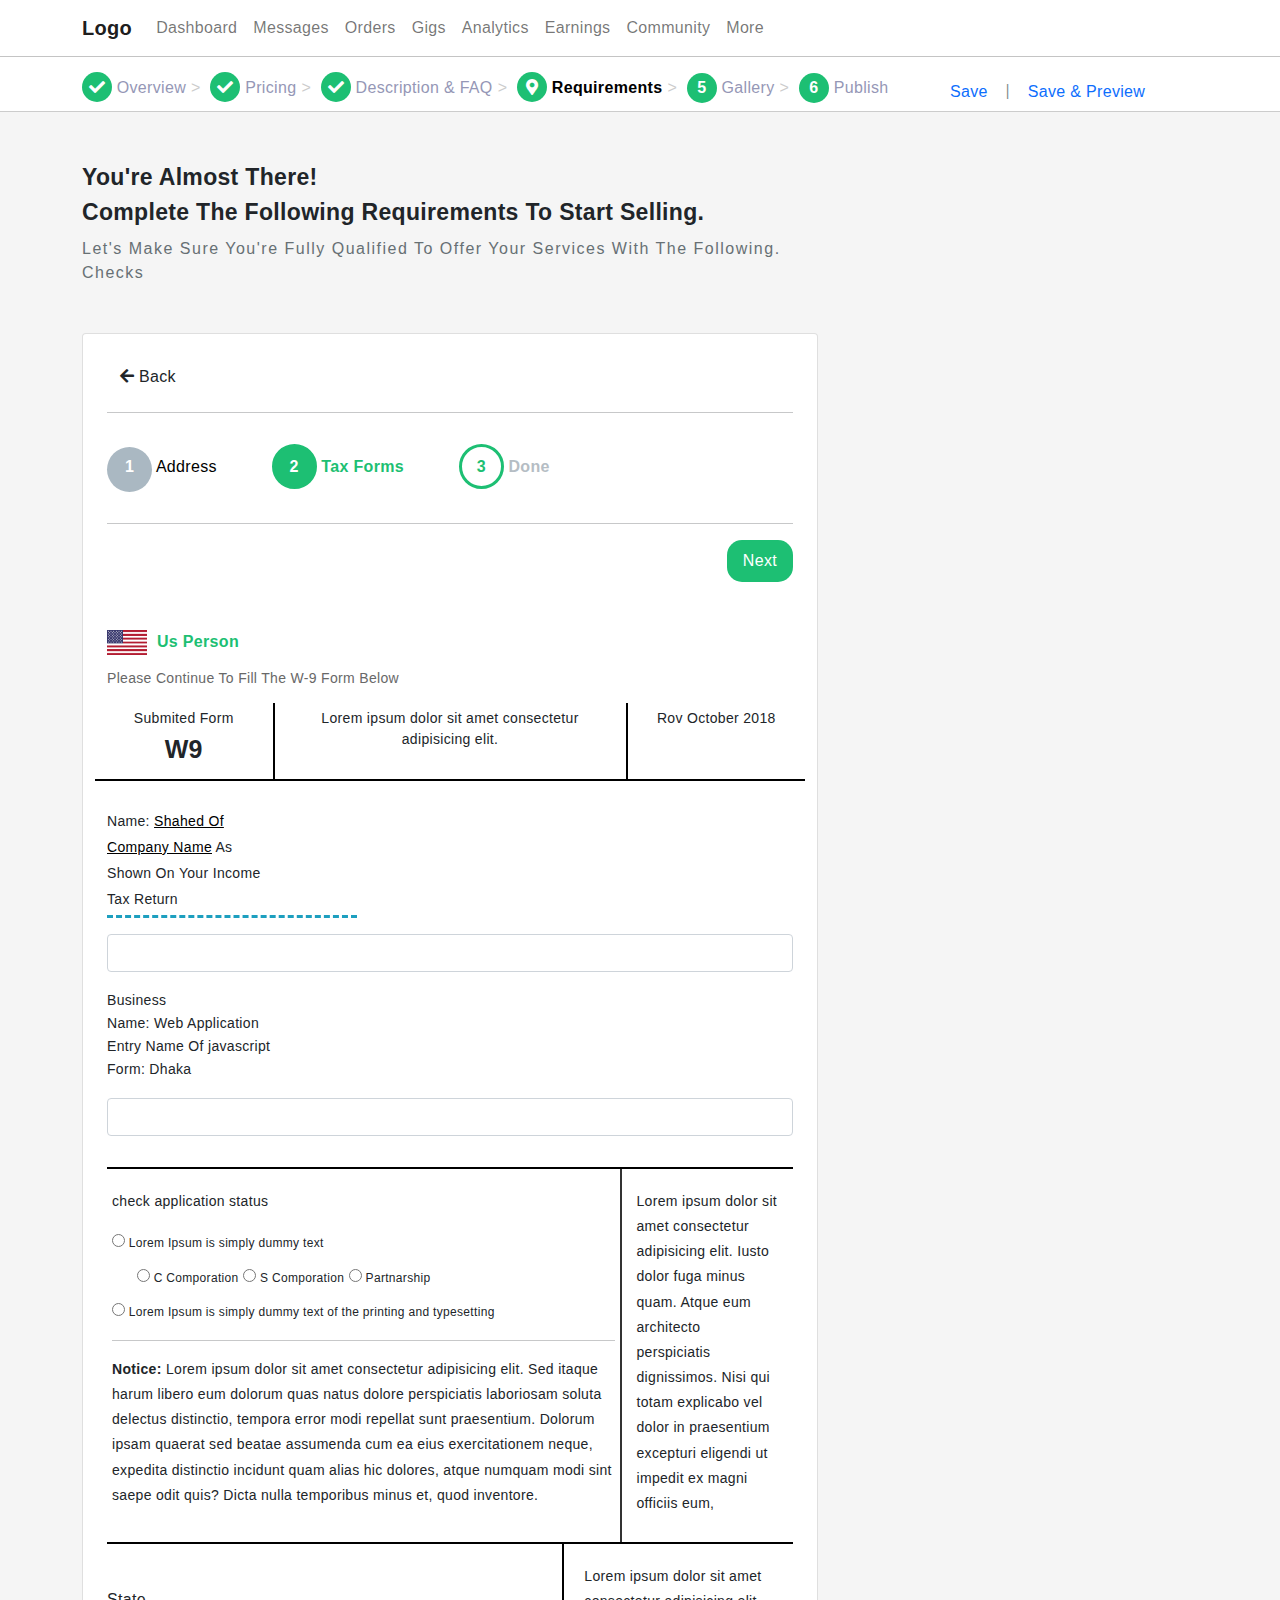
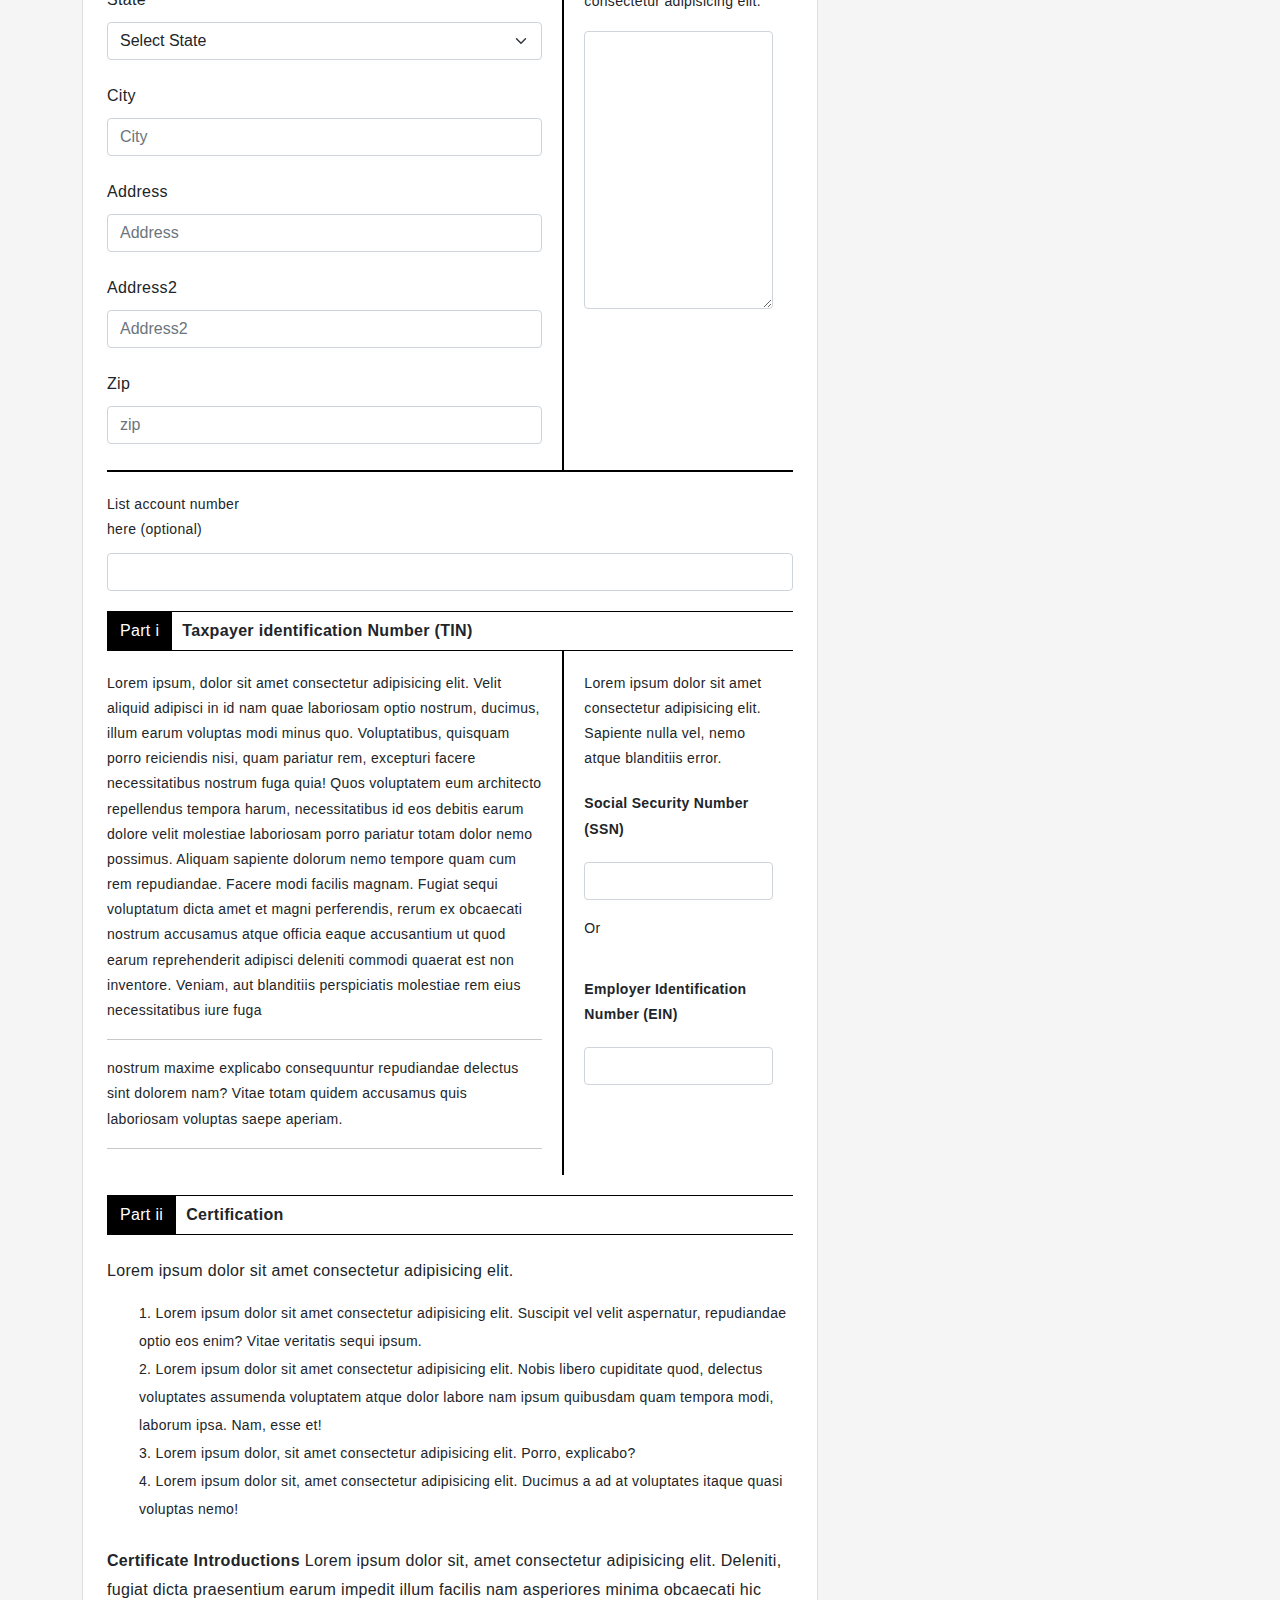
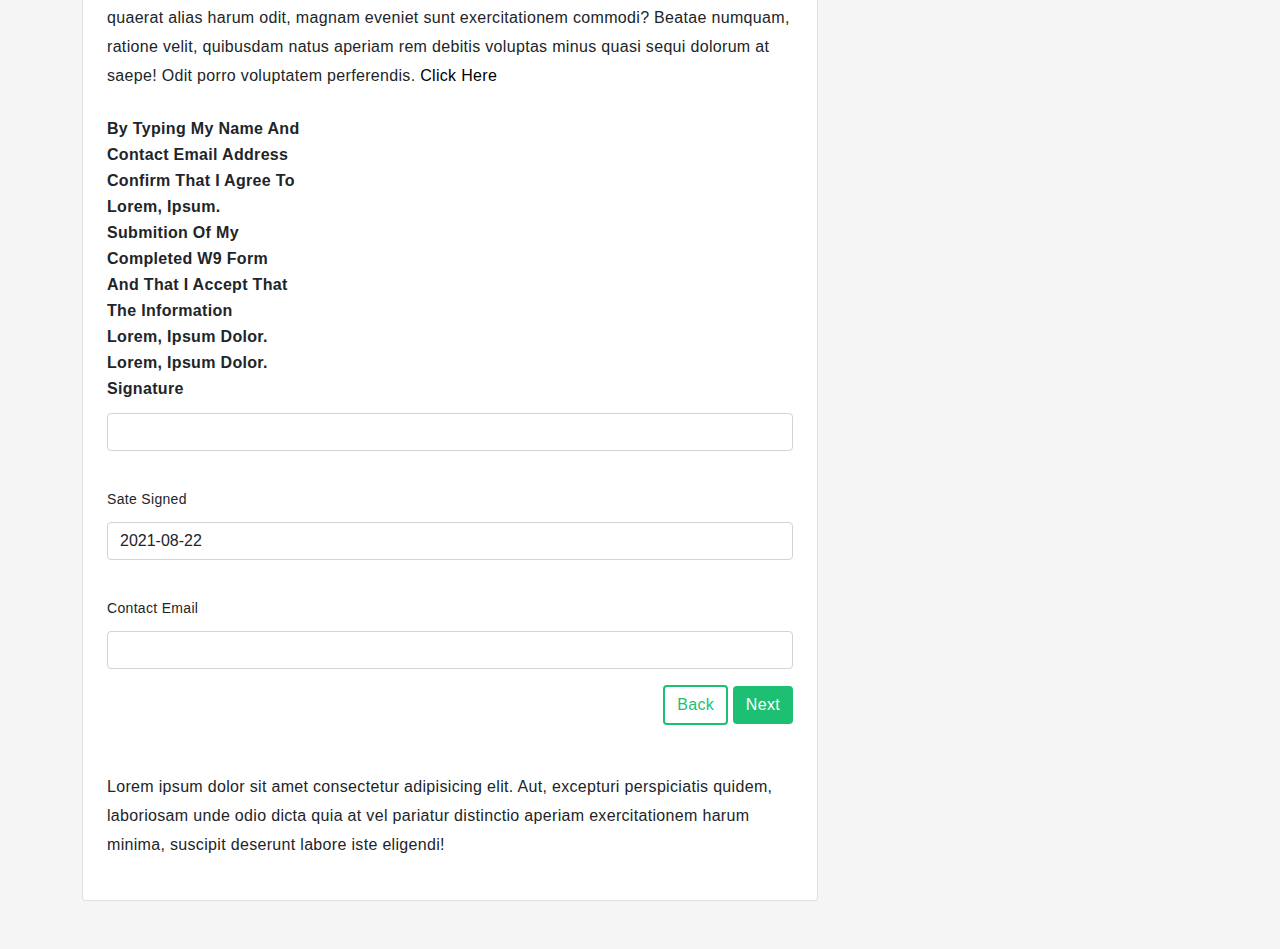
<file: Tax-Form-W9.html>
<!doctype html>
<html lang="en">
<head>
    <meta charset="UTF-8">
    <meta http-equiv="X-UA-Compatible" content="ie=edge">
    <title>Tax Form W9</title>
    <!-- CkinVideo -->
    <link rel="stylesheet" href="vendor/CkinVideo/css/ckin.min.css">
    <link rel="stylesheet" href="https://pro.fontawesome.com/releases/v5.10.0/css/all.css"/>
    <link rel="stylesheet" href="assets/css/bootstrap.min.css">
    <link rel="stylesheet" href="assets/css/style.css">
</head>
<body class="bg-light-gray">
    <header>
        <nav class="navbar navbar-expand-lg navbar-light bg-white">
            <div class="container">
                <a href="" class="navbar-brand">Logo</a>
                <button type="button" class="navbar-toggler" data-toggle="collapse" data-target="#navbarSupportedContent"
                        aria-controls="navbarSupportedContent" aria-expanded="false" aria-label="Toggle navigation">
                    <span class="navbar-toggler-icon"></span>
                </button>
                <div class="collapse navbar-collapse" id="navbarSupportedContent">
                    <ul class="navbar-nav me-auto mb-2 mb-lg-0 text-black">
                        <li class="nav-item">
                            <a href="" class="nav-link">Dashboard</a>
                        </li>
                        <li class="nav-item">
                            <a href="" class="nav-link">Messages</a>
                        </li>
                        <li class="nav-item">
                            <a href="" class="nav-link">Orders</a>
                        </li>
                        <li class="nav-item">
                            <a href="" class="nav-link">Gigs</a>
                        </li>
                        <li class="nav-item">
                            <a href="" class="nav-link">Analytics</a>
                        </li>
                        <li class="nav-item">
                            <a href="" class="nav-link">Earnings</a>
                        </li>
                        <li class="nav-item">
                            <a href="" class="nav-link">Community</a>
                        </li>
                        <li class="nav-item">
                            <a href="" class="nav-link">More</a>
                        </li>
                    </ul>
                </div>
            </div>
        </nav>
    </header>
    <div class="breadcrumbs-area bg-white">
        <div class="container">
            <div class="row">
                <div class="col-md-9">
                    <ul class="breadcrumbs">
                        <li class="breadcrumb__item"><a href="javascript:avoid()" class="breadcrumb__link"><span
                                class="fa fa-check"></span> Overview</a></li>
                        <li class="breadcrumb__item"><a href="javascript:avoid()" class="breadcrumb__link"><span
                                class="fa fa-check"></span> Pricing</a></li>
                        <li class="breadcrumb__item"><a href="javascript:avoid()" class="breadcrumb__link"><span
                                class="fa fa-check"></span> Description & FAQ</a></li>
                        <li class="breadcrumb__item"><a href="javascript:avoid()"
                                                        class="breadcrumb__link breadcrumb__link__active"><span
                                class="fas fa-map-marker-alt"></span> Requirements</a></li>
                        <li class="breadcrumb__item"><a href="javascript:avoid()"
                                                        class="breadcrumb__link"><span>5</span> Gallery</a></li>
                        <li class="breadcrumb__item"><a href="javascript:avoid()"
                                                        class="breadcrumb__link deactive"><span>6</span> Publish</a></li>
                    </ul>
                </div>
                <div class="col-md-3">
                    <div class="mt-3">
                        <a href="" class="btn text-primary save">Save</a>
                        <a href="javascript:avoid(0)" style="color: rgba(0, 0, 0, 0.479);">|</a>
                        <a href="" class="btn text-primary">Save & Preview</a>
                    </div>
                </div>
            </div>
        </div>
    </div>
    <div class="content" id="tax-form">
        <div class="container">
            <div class="row">
                <div class="col-md-8">
                    <h2 class="mt-5 text-bould text-capitalize">You're almost there! <br>Complete the following Requirements
                        to start selling.</h2>
                    <p class="mt-2 mb-5 para">Let's make sure you're fully qualified to offer your services with the
                        following. checks</p>
                    <div class="card p-4 mb-5">
                        <div class="back-btn">
                            <a href="" class="btn"><i class="fas fa-arrow-left"></i> Back</a>
                        </div>
                        <hr>
                        <div class="section-stap-tax-form">
                            <ul class="stape-menu">
                                <li class="tax-stape-item"><a href="javascript:avoid(0)"><span
                                        class="circle stape-one">1</span> Address</a></li>
                                <li class="tax-stape-item active-stape"><a href="javascript:avoid(0)"><span
                                        class="circle stape-two">2</span></a> Tax Forms
                                </li>
                                <li class="tax-stape-item"><a href="javascript:avoid(0)"><span
                                        class="circle stape-three">3</span></a> Done
                                </li>
                            </ul>
                        </div>
                        <hr>
                        <div class="next-btn text-lg-end">
                            <a href="" class="btn btn-next">Next</a>
                        </div>
                        <div class="flug mt-5">
                            <div class="flug-box">
                                <img src="assets/img/flug/United_States.png" alt="United States">
                                <p>Us Person</p>
                            </div>
                            <p class="flug-title">Please Continue to fill the W-9 Form Below</p>
                        </div>
                        <div class="showcase row text-center">
                            <div class="col-md-3 border-bottom-black">
                                <p>Submited Form</p>
                                <h5>W9</h5>
                            </div>
                            <div class="col-md-6 border-bottom-black border-left-right">
                                <p>Lorem ipsum dolor sit amet consectetur adipisicing elit.</p>
                            </div>
                            <div class="col-md-3 border-bottom-black">
                                <p>Rov October 2018</p>
                            </div>
                        </div>
                        <div class="name-title">
                            <p>Name: <a href="">Shahed of</a></p>
                            <p><a href="">Company Name</a> as</p>
                            <p>Shown on your income</p>
                            <p>tax return</p>
                        </div>
                        <div class="mb-3 mt-3">
                            <input type="text" class="form-control">
                        </div>
                        <div class="tax-text-box">
                            <p>Business</p>
                            <p>Name: Web Application</p>
                            <p>Entry Name Of javascript</p>
                            <p>Form: Dhaka</p>
                        </div>
                        <div class="mb-3 mt-3">
                            <input type="text" class="form-control">
                        </div>
                        <!-- <hr class="m-0 p0"> -->
                        <div class="description-condition">
                            <div class="col-md-9">
                                <p>check application status</p>
                                <label for="first-radio"><input type="radio" id="first-radio"> Lorem Ipsum is
                                    simply
                                    dummy text </label>
                                <div class="select-box">
                                    <label for="c-coporation"><input type="radio" name="name" id="c-coporation"> C
                                        Comporation</label>
                                    <label for="s-coporation"><input type="radio" name="name" id="s-coporation"> S
                                        Comporation</label>
                                    <label for="Partnarship"><input type="radio" name="name" id="Partnarship">
                                        Partnarship</label>
                                </div>
                                <label for="secount-radio"><input type="radio" id="secount-radio"> Lorem Ipsum
                                    is
                                    simply dummy text of the printing and typesetting</label>
                                <hr>
                                <div>
                                    <p><strong>Notice:</strong>
                                        Lorem ipsum dolor sit amet consectetur adipisicing elit. Sed itaque harum libero
                                        eum
                                        dolorum quas natus dolore perspiciatis laboriosam soluta delectus distinctio,
                                        tempora error modi repellat sunt praesentium. Dolorum ipsam quaerat sed beatae
                                        assumenda cum ea eius exercitationem neque, expedita distinctio incidunt quam
                                        alias
                                        hic dolores, atque numquam modi sint saepe odit quis? Dicta nulla temporibus
                                        minus
                                        et, quod inventore.
                                    </p>
                                </div>
                            </div>
                            <div class="col-md-3">
                                <p>Lorem ipsum dolor sit amet consectetur adipisicing elit. Iusto dolor fuga minus quam.
                                    Atque eum architecto perspiciatis dignissimos. Nisi qui totam explicabo vel dolor in
                                    praesentium excepturi eligendi ut impedit ex magni officiis eum,</p>
                            </div>
                        </div>
                        <div class="state-area">
                            <div class="col-md-8">
                                <div class="mb-3 mt-4">
                                    <label for="state">State</label>
                                    <select name="state" id="state" class="form-select">
                                        <option class="d-none">Select State</option>
                                        <option>Savar</option>
                                        <option>Gazipur</option>
                                        <option>Dhaka</option>
                                        <option>Barishal</option>
                                        <option>Sylhet</option>
                                    </select>
                                </div>
                                <div class="mb-3 mt-4">
                                    <label for="city">City</label>
                                    <input type="text" name="city" id="city" placeholder="City" class="form-control">
                                </div>
                                <div class="mb-3 mt-4">
                                    <label for="address">Address</label>
                                    <input type="text" name="address" id="address" class="form-control"
                                           placeholder="Address">
                                </div>
                                <div class="mb-3 mt-4">
                                    <label for="address2">Address2</label>
                                    <input type="text" name="address2" id="address2" placeholder="Address2"
                                           class="form-control">
                                </div>
                                <div class="mb-3 mt-4">
                                    <label for="zip">Zip</label>
                                    <input type="text" name="zip" id="zip" placeholder="zip" class="form-control">
                                </div>
                            </div>
                            <div class="col-md-4">
                                <p>Lorem ipsum dolor sit amet consectetur adipisicing elit.</p>
                                <textarea class="form-control" cols="50" rows="11"></textarea>
                            </div>
                        </div>
                        <div class="list-account">
                            <label for="list-account">List account number<br>
                                here (optional)</label>
                            <input type="text" class="form-control" name="list-account" id="list-account">
                            <div class="box-part">
                                <div class="min-box">
                                    <a href="" class="btn btn-black">Part i</a>
                                </div>
                                <div class="big-box">
                                    <p style="margin: 0; padding: 0;">Taxpayer identification Number (TIN)</p>
                                </div>
                            </div>
                            <div>
                                <div class="state-area border-none">
                                    <div class="col-md-8">
                                        <p>Lorem ipsum, dolor sit amet consectetur adipisicing elit. Velit aliquid adipisci
                                            in id nam quae laboriosam optio nostrum, ducimus, illum earum voluptas modi
                                            minus quo. Voluptatibus, quisquam porro reiciendis nisi, quam pariatur rem,
                                            excepturi facere necessitatibus nostrum fuga quia! Quos voluptatem eum
                                            architecto repellendus tempora harum, necessitatibus id eos debitis earum dolore
                                            velit molestiae laboriosam porro pariatur totam dolor nemo possimus. Aliquam
                                            sapiente dolorum nemo tempore quam cum rem repudiandae. Facere modi facilis
                                            magnam. Fugiat sequi voluptatum dicta amet et magni perferendis, rerum ex
                                            obcaecati nostrum accusamus atque officia eaque accusantium ut quod earum
                                            reprehenderit adipisci deleniti commodi quaerat est non inventore. Veniam, aut
                                            blanditiis perspiciatis molestiae rem eius necessitatibus iure fuga </p>
                                        <hr>
                                        <p>nostrum maxime explicabo consequuntur repudiandae delectus sint dolorem nam?
                                            Vitae totam quidem accusamus quis laboriosam voluptas saepe aperiam.</p>
                                        <hr>
                                    </div>
                                    <div class="col-md-4">
                                        <p class="p-0 m-0">Lorem ipsum dolor sit amet consectetur adipisicing elit. Sapiente
                                            nulla vel, nemo atque blanditiis error.</p>
                                        <label for="SSN_number" class="form-label text-capitalize text-bold">Social Security
                                            Number (SSN)</label>
                                        <input type="text" name="SSN_number" id="SSN_number" class="form-control">
                                        <p class="mt-3 mb-3">Or</p>
                                        <label for="ein_number" class="form-label text-capitalize text-bold">employer
                                            identification number (EIN)</label>
                                        <input type="text" name="ein_number" id="ein_number" class="form-control">
                                    </div>
                                </div>
                            </div>
                            <div class="box-part">
                                <div class="min-box">
                                    <a href="" class="btn btn-black">Part ii</a>
                                </div>
                                <div class="big-box">
                                    <p style="margin: 0; padding: 0;">Certification</p>
                                </div>
                            </div>
                            <div>
                                <p class="mt-4 font-weight-none">Lorem ipsum dolor sit amet consectetur adipisicing elit.
                                </p>
                                <ul class="certification-menu">
                                    <li><span>1.</span> Lorem ipsum dolor sit amet consectetur adipisicing elit. Suscipit
                                        vel velit aspernatur, repudiandae optio eos enim? Vitae veritatis sequi ipsum.
                                    </li>
                                    <li><span>2.</span> Lorem ipsum dolor sit amet consectetur adipisicing elit. Nobis
                                        libero cupiditate quod, delectus voluptates assumenda voluptatem atque dolor labore
                                        nam ipsum quibusdam quam tempora modi, laborum ipsa. Nam, esse et!
                                    </li>
                                    <li><span>3.</span> Lorem ipsum dolor, sit amet consectetur adipisicing elit. Porro,
                                        explicabo?
                                    </li>
                                    <li><span>4.</span> Lorem ipsum dolor sit, amet consectetur adipisicing elit. Ducimus a
                                        ad at voluptates itaque quasi voluptas nemo!
                                    </li>
                                </ul>
                            </div>
                            <div class="cfs-intraductions mt-4">
                                <p><strong>Certificate Introductions</strong> Lorem ipsum dolor sit, amet consectetur
                                    adipisicing elit. Deleniti, fugiat dicta praesentium earum impedit illum facilis nam
                                    asperiores minima obcaecati hic quaerat alias harum odit, magnam eveniet sunt
                                    exercitationem commodi? Beatae numquam, ratione velit, quibusdam natus aperiam rem
                                    debitis voluptas minus quasi sequi dolorum at saepe! Odit porro voluptatem perferendis.
                                    <a href="#">Click Here</a></p>
                                <div class="cfs-menu">
                                    <p>By Typing my name and</p>
                                    <p>Contact Email Address</p>
                                    <p>Confirm that i agree to </p>
                                    <p>Lorem, ipsum.</p>
                                    <p>Submition of my</p>
                                    <p>completed W9 Form </p>
                                    <p>and that i accept that </p>
                                    <p>the information</p>
                                    <p>Lorem, ipsum dolor.</p>
                                    <p>Lorem, ipsum dolor.</p>
                                    <p>Signature</p>
                                </div>
                                <div class="cfs-form">
                                    <div class="mt-3 mb-3">
                                        <input type="text" class="form-control">
                                    </div>
                                    <div class="mt-3 mb-3">
                                        <label for="date-signed">Sate Signed</label>
                                        <input type="text" name="date-signed" class="form-control" id="date-signed" value="2021-08-22">
                                    </div>

                                    <div class="mt-3 mb-3">
                                        <label for="contact-email">Contact Email</label>
                                        <input type="email" name="contact-email" class="form-control" id="contact-email" value="">
                                    </div>
                                    <div class="text-lg-end">
                                        <a href="" class="btn btn-outline-green">Back</a>
                                        <a href="" class="btn btn_outline_green">Next</a>
                                    </div>
                                </div>
                                <p class="mt-5">Lorem ipsum dolor sit amet consectetur adipisicing elit. Aut, excepturi perspiciatis quidem, laboriosam unde odio dicta quia at vel pariatur distinctio aperiam exercitationem
                                    harum minima, suscipit deserunt labore iste eligendi!</p>
                            </div>
                        </div>
                    </div>
                </div>
            </div>
        </div>
    </div>
    <script src="assets/js/jquery-3.6.0.js"></script>
    <script src="assets/js/bootstrap.bundle.min.js"></script>
    <script src="assets/js/popper.min.js"></script>
    <script src="assets/js/bootstrap.min.js"></script>
    <!-- CkinVideo -->
    <script src="vendor/CkinVideo/js/ckin.min.js"></script>
    <script src="assets/js/Script.js"></script>
</body>

</html>
</file>
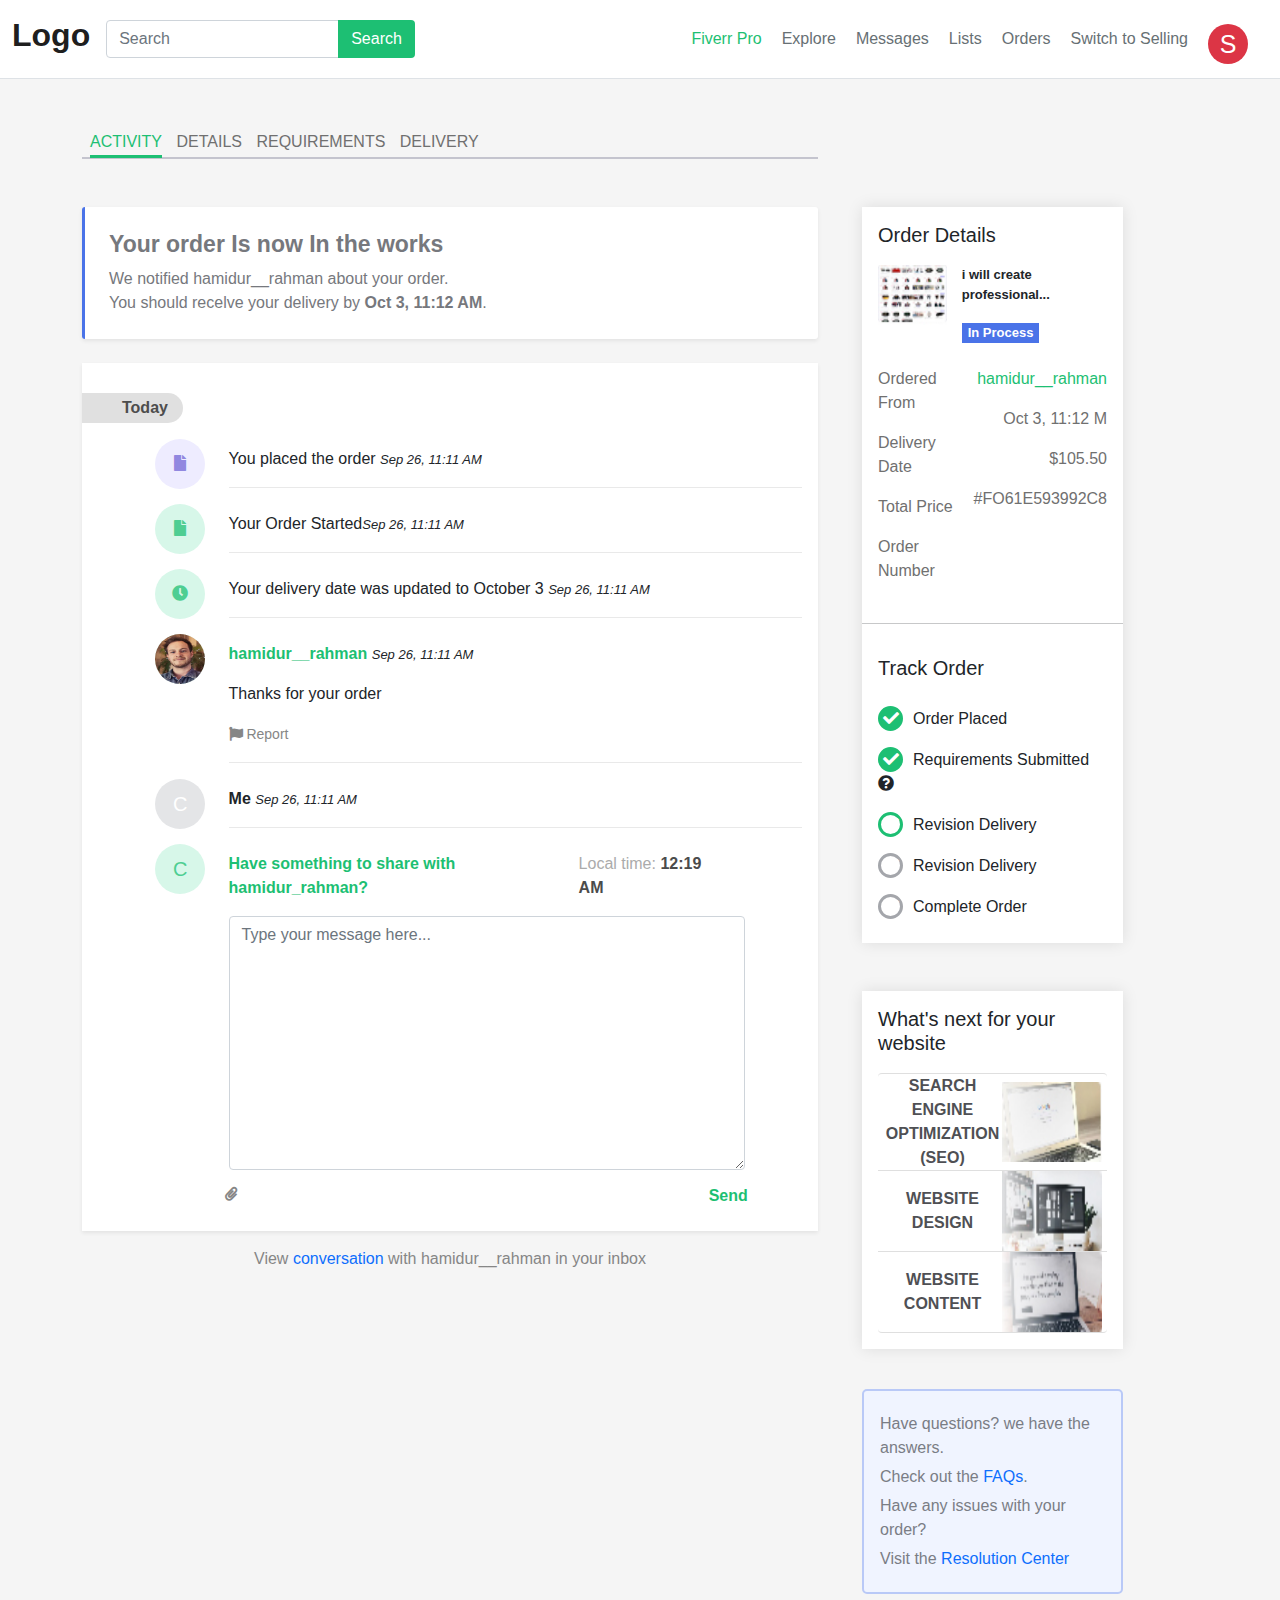
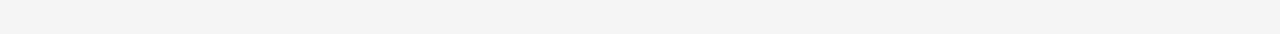
<file: pages/Extra.html>
<!doctype html>
<html lang="en">
<head>
    <meta charset="UTF-8">
    <meta http-equiv="X-UA-Compatible" content="ie=edge">
    <title>Extra Pages</title>
    <!-- CkinVideo -->
    <link rel="stylesheet" href="https://pro.fontawesome.com/releases/v5.10.0/css/all.css"/>
    <link rel="stylesheet" href="./../assets/css/bootstrap.min.css">
    <link rel="stylesheet" href="./../assets/css/style.css">
</head>
<body style="background: #f5f5f5">

<nav class="navbar navbar-expand-lg navbar-light bg-white border-bottom" id="main-nav">
    <div class="container-fluid">
        <a class="navbar-brand" href="#">
            <h2 class="text-bould">Logo</h2>
        </a>
        <button class="navbar-toggler" type="button" data-bs-toggle="collapse" data-bs-target="#navbarSupportedContent"
                aria-controls="navbarSupportedContent" aria-expanded="false" aria-label="Toggle navigation">
            <span class="navbar-toggler-icon"></span>
        </button>
        <div class="collapse navbar-collapse" id="navbarSupportedContent">
            <ul class="navbar-nav me-auto mb-lg-0">
                <div class="input-group">
                    <input type="text" class="form-control" placeholder="Search" aria-label="Recipient's username"
                           aria-describedby="basic-addon2">
                    <span class="input-group-text btn btn-primary-second" id="basic-addon2">Search</span>
                </div>
            </ul>
            <div class="side-menu">
                <ul class="navbar">
                    <li class="nav-item"><a href="#" class="nav-link text-green">Fiverr Pro</a></li>
                    <li class="nav-item"><a href="#" class="nav-link">Explore</a></li>
                    <li class="nav-item"><a href="#" class="nav-link">Messages</a></li>
                    <li class="nav-item"><a href="#" class="nav-link">Lists</a></li>
                    <li class="nav-item"><a href="#" class="nav-link">Orders</a></li>
                    <li class="nav-item"><a href="#" class="nav-link">Switch to Selling</a></li>
                    <li class="nav-item">
                        <a href="#" class="nav-link">
                            <div class="user-img-circle">
                                <span class="bg-danger">S</span>
                            </div>
                        </a>
                    </li>
                </ul>
            </div>
        </div>

    </div>
</nav>
<div class="content" id="top-menu">
    <div class="container">
        <div class="row mt-5">
            <div class="col-md-8">
                <ul class="group-list">
                    <li><a href="#" id="activity" class="active">Activity</a></li>
                    <li><a href="#" id="details">Details</a></li>
                    <li><a href="#" id="requirement">Requirements</a></li>
                    <li><a href="#" id="delivery">Delivery</a></li>
                </ul>
                <!--Activity Box-->
                <div id="activity-box">
                    <div class="shadow-sm bg-white mt-5 p-4 font-weight-none"
                         style="border-left: 3px solid #4a73e8; color: #76787d; border-radius: 3px">
                        <h5 class="text-bold" style="font-size: 23px">Your order Is now In the works</h5>
                        <p class="m-0 p-0">We notified hamidur__rahman about your order.</p>
                        <p class="m-0 p-0">You should recelve your delivery by <strong>Oct 3, 11:12 AM</strong>.</p>
                    </div>
                    <div class="shadow-sm bg-white mt-4 font-weight-none">
                        <p class="today">Today</p>
                        <div class="col-md-12">
                            <div class="row offset-1 ">
                                <div class="col-md-1">
                                    <div class="icons"
                                         style="width: 50px; height: 50px; border-radius: 50%; background: #eeecff; text-align: center; line-height: 50px; color: #9188e0">
                                        <i class="fa fa-file"></i>
                                    </div>
                                </div>
                                <div class="col-md-11">
                                    <p class="mt-2 mx-3">You placed the order <small style="font-size: 13px"><em>Sep 26,
                                        11:11 AM</em></small></p>
                                    <hr class="m-3 p-0" style="background: #a6a6a6">
                                </div>
                            </div>
                            <div class="row offset-1">
                                <div class="col-md-1">
                                    <div class="icons"
                                         style="width: 50px; height: 50px; border-radius: 50%; background: #d7f7e9; text-align: center; line-height: 50px; color: #4ece92">
                                        <i class="fa fa-file"></i>
                                    </div>
                                </div>
                                <div class="col-md-11">
                                    <p class="mt-2 mx-3">Your Order Started<small style="font-size: 13px"><em>Sep 26,
                                        11:11 AM</em></small></p>
                                    <hr class="m-3 p-0" style="background: #a6a6a6">
                                </div>
                            </div>
                            <div class="row offset-1 ">
                                <div class="col-md-1">
                                    <div class="icons"
                                         style="width: 50px; height: 50px; border-radius: 50%; background: #d7f7e9; text-align: center; line-height: 50px; color: #4ece92">
                                        <i class="fa fa-clock"></i>
                                    </div>
                                </div>
                                <div class="col-md-11">
                                    <p class="mt-2 mx-3">Your delivery date was updated to October 3 <small
                                            style="font-size: 13px"><em>Sep 26, 11:11 AM</em></small></p>
                                    <hr class="m-3 p-0" style="background: #a6a6a6">
                                </div>
                            </div>
                            <div class="row offset-1 ">
                                <div class="col-md-1">
                                    <div class="icons"
                                         style="width: 50px; height: 50px; border-radius: 50%; background: #d7f7e9; text-align: center; line-height: 50px; color: #4ece92">
                                        <img src="../assets/img/team/01.jpg" width="50px" height="50px"
                                             style="border-radius: 50%;" alt="">
                                    </div>
                                </div>
                                <div class="col-md-11">
                                    <p class="mt-2 mx-3"><strong class="username">hamidur__rahman</strong> <small
                                            style="font-size: 13px"><em>Sep 26, 11:11 AM</em></small></p>
                                    <p class="mx-3">Thanks for your order</p>
                                    <a href="#" class="mx-3 p-0 text-whitesmoke"><small><i class="fa fa-flag"></i>
                                        Report</small></a>
                                    <hr class="m-3 p-0" style="background: #a6a6a6">
                                </div>
                            </div>
                            <div class="row offset-1 ">
                                <div class="col-md-1">
                                    <div class="icons"
                                         style="width: 50px; height: 50px; border-radius: 50%; background: #e4e5e7; text-align: center; line-height: 50px; color: #ffffff; font-size: 20px">
                                        C
                                    </div>
                                </div>
                                <div class="col-md-11">
                                    <p class="mt-2 mx-3"><strong>Me</strong> <em style="font-size: 13px">Sep 26, 11:11
                                        AM</em></p>
                                    <hr class="m-3 p-0" style="background: #a6a6a6">
                                </div>
                            </div>
                            <div class="row offset-1 ">
                                <div class="col-md-1">
                                    <div class="icons"
                                         style="width: 50px; height: 50px; border-radius: 50%; background: #d7f7e9; text-align: center; line-height: 50px; color: #4ece92;font-size: 20px">
                                        C
                                    </div>
                                </div>
                                <div class="col-md-10 mb-3">
                                    <div class="col-md-11 d-flex">
                                        <p class="mt-2 mx-3"><strong class="username">Have something to share with
                                            hamidur_rahman?</strong></p>
                                        <p class="mt-2">
                                            <span style="color: #ababab">Local time: <strong style="color: #4b4b4b">12:19 AM</strong></span>
                                        </p>
                                    </div>
                                    <label class="mx-3">
                                        <textarea class="form-control" id="" cols="100" rows="10"
                                                  placeholder="Type your message here..."></textarea>
                                    </label>
                                    <div class="row">
                                        <div class="col-md-6">
                                            <div class="file-input">
                                                <input type="file" name="file-input" id="file-input"
                                                       class="file-input__input"/>
                                                <label class="file-input__label" for="file-input">
                                                    <i class="fas fa-paperclip text-whitesmoke"></i>
                                                </label>
                                            </div>
                                        </div>
                                        <div class="col-md-6 text-lg-end">
                                            <a href="#" class="btn btn-send text-green text-bold">Send</a>
                                        </div>
                                    </div>
                                </div>
                            </div>
                        </div>
                    </div>
                    <p class="text-whitesmoke text-center mt-3 font-weight-none">View <span class="text-primary">conversation</span>
                        with hamidur__rahman in your inbox</p>
                </div>
                <!--Details Box-->
                <div id="details-box" style="display: none">
                    <div class="mt-5  p-4 bg-white shadow-sm">
                        <div class="row">
                            <div class="col-md-8">
                                <h5 class="text-bold">I will create professional...</h5>
                                <p class="name-and-date">Ordered from <span class="username">hamidur__rahman</span> |
                                    Delivery date <strong>Oct 3, 11:12 AM</strong></p>
                            </div>
                            <div class="col-md-4 total-price">
                                <p>TOTAL PRICE</p>
                                <h4>&#36;105.50</h4>
                            </div>
                        </div>
                        <hr class="m-0 p-0">
                        <p class="order-number">Order number <strong>#FO61E593992C8</strong></p>
                        <hr class="m-0 p-0">
                        <div class="card mt-4" style="background: #f5f5f5">
                            <div class="row p-3">
                                <div class="col-md-6">
                                    <h6><i class="fa fa-file"></i>YOUR ORDER <i class="date"></i>Sep 26, 11:10: AM</h6>
                                </div>
                                <div class="col-md-6 text-lg-end">
                                    <a href="#" download="invoice.pdf"
                                       class="text-green text-bold text-decoration-underline">Download Invoice</a>
                                </div>
                            </div>
                            <hr style="background: #a6a6a6">
                            <div class="row">
                                <div class="col-md-6">
                                    <h6 class="mx-2">ITEM</h6>
                                </div>
                                <div class="col-md-6">
                                    <ul class="text-lg-end">
                                        <li>QTY</li>
                                        <li>DURATION</li>
                                        <li>PRICE</li>
                                    </ul>
                                </div>
                            </div>
                            <div class="card-body bg-white text-whitesmoke font-weight-none p-3">
                                <div class="row">
                                    <div class="col-md-6">
                                        <h5 class="text-black text-bold">Premium</h5>
                                        <p>Fix issues and create now web application for personal and business web
                                            site</p>
                                    </div>
                                    <div class="col-md-6">
                                        <ul class="text-lg-end">
                                            <li style="margin-right: 30px">1</li>
                                            <li>7 Days</li>
                                            <li>&#36;100</li>
                                        </ul>
                                    </div>
                                </div>
                                <ul class="order-items">
                                    <li><i class="fa fa-check"></i>10 Page</li>
                                    <li><i class="fa fa-check"></i>Design Customization</li>
                                    <li><i class="fa fa-check"></i>Content Upload</li>
                                    <li><i class="fa fa-check"></i>Responsive Design</li>
                                    <li><i class="fa fa-check"></i>Source Code</li>
                                    <li><i class="fa fa-check"></i>5 Revision</li>
                                </ul>
                            </div>
                            <div class="row p-2">
                                <div class="col-md-6">
                                    <h6 class="mx-2">Subtotal</h6>
                                </div>
                                <div class="col-md-6">
                                    <ul class="text-lg-end">
                                        <li>&#36;100</li>
                                    </ul>
                                </div>
                            </div>
                            <div class="row p-2">
                                <div class="col-md-6">
                                    <h6 class="mx-2">SERVICE FEE</h6>
                                </div>
                                <div class="col-md-6">
                                    <ul class="text-lg-end">
                                        <li>&#36;5.50</li>
                                    </ul>
                                </div>
                            </div>
                            <hr class="m-0 p-0" style="background: #a6a6a6">
                            <div class="row p-2">
                                <div class="col-md-6">
                                    <h6 class="mx-2">TOTAL</h6>
                                </div>
                                <div class="col-md-6">
                                    <ul class="text-lg-end">
                                        <li>&#36;105.50</li>
                                    </ul>
                                </div>
                            </div>
                        </div>
                        <p class="text-whitesmoke font-weight-none text-center mt-3">If something appears to be missing
                            or incorrect, please contact our <a href="#" class="text-primary">Customer Support
                                Specialists.</a></p>
                    </div>
                </div>
                <div id="requirements-box" style="display: none">
                    <div class="content-box mt-5 d-flex bg-white align-items-center justify-content-center">
                        <div class="text-center">
                            <img src="./../assets/img/icons3.jpg" alt="Icon">
                            <h3><span class="username">hamidur_rahman</span> has all the requirements</h3>
                            <p>The seller stated you provided all the requirements needed. To view your prlor <br>
                                conversation, view your <a href="">inbox</a>
                            </p>
                        </div>
                    </div>
                </div>
                <div id="delivery-box" style="display: none">
                    <div class="content-box mt-5 d-flex bg-white align-items-center justify-content-center">
                        <div class="text-center">
                            <img src="./../assets/img/icons4.jpg" alt="Icon">
                            <h3>the best things are worth the wait</h3>
                            <p><span class="username">hamidur_rahman</span> should delivery this order by Oct 3. 11:12
                                AM</p>
                        </div>
                    </div>
                </div>
            </div>
            <div class="col-md-3" style="margin: 80px 0 0 20px">
                <div class="sidebar-content-box order-box bg-white">
                    <div class="p-3">
                        <h5>Order Details</h5>
                        <div class="order d-flex">
                            <img src="../assets/img/order-img.jpg" alt="img">
                            <div class="order-title">
                                <p>i will create professional...</p>
                                <p class="in-process">In Process</p>
                            </div>
                        </div>
                        <div class="order-details">
                            <ul class="order-details-menu">
                                <li><a href="#">Ordered From</a></li>
                                <li><a href="#">Delivery date</a></li>
                                <li><a href="#">Total price</a></li>
                                <li><a href="#">Order number</a></li>
                            </ul>
                            <ul class="order-details-menu text-lg-end">
                                <li><a href="#" class="text-lowercase text-green">hamidur__rahman</a></li>
                                <li><a href="#">Oct 3, 11:12 M</a></li>
                                <li><a href="#">&#36;105.50</a></li>
                                <li><a href="#">#FO61E593992C8</a></li>
                            </ul>
                        </div>
                    </div>
                    <hr>
                    <div class="p-3">
                        <h5>Track Order
                            <!--<button class="text-lg-end"><i class="fas fa-chevron-down"></i></button>--></h5>
                        <div class="order-details gap-list">
                            <ul class="order-details-menu font-weight-none">
                                <li><span class="check-circle"><i class="fa fa-check"></i></span>Order Placed</li>
                                <li><span class="check-circle"><i class="fa fa-check"></i></span>Requirements Submitted
                                    <span class="qts-icon"><i class="fas fa-question-circle"></i></span></li>
                                <li><span class="check-circle processing"><i class="fa fa-check"></i></span>Revision
                                    Delivery
                                </li>
                                <li><span class="check-circle inactive"><i class="fa fa-check"></i></span>Revision
                                    Delivery
                                </li>
                                <li><span class="check-circle inactive"><i class="fa fa-check"></i></span>Complete Order
                                </li>
                            </ul>
                        </div>
                    </div>
                </div>
                <div class="sidebar-content-box order-box bg-white">
                    <div class="p-3 mt-5">
                        <h5>What's next for your website</h5>
                        <ul class="list-group related-items">
                            <li class="list-group-item d-flex justify-content-center">
                                <a href="#" class="title-area">Search Engine Optimization (SEO)</a>
                                <img src="./../assets/img/img001.jpg" alt="">
                            </li>
                            <li class="list-group-item d-flex justify-content-center">
                                <a href="#" class="title-area">Website Design</a>
                                <img src="./../assets/img/img002.jpg" alt="">
                            </li>
                            <li class="list-group-item d-flex justify-content-center">
                                <a href="#" class="title-area">Website Content</a>
                                <img src="./../assets/img/img003.jpg" alt="">
                            </li>
                        </ul>
                    </div>
                </div>
                <div class="notice-board">
                    <div class="p-3 notice-border">
                        <p>Have questions? we have the answers.</p>
                        <p>Check out the <a href="" class="text-primary">FAQs</a>.</p>
                        <p>Have any issues with your order?</p>
                        <p>Visit the <a href="#" class="text-primary">Resolution Center</a></p>
                    </div>
                </div>
            </div>
        </div>
    </div>
</div>

<script src="./../assets/js/jquery-3.6.0.js"></script>
<script src="./../assets/js/popper.min.js"></script>
<script src="./../assets/js/bootstrap.min.js"></script>
<!-- CkinVideo -->
<script src="./../assets/js/Script.js"></script>
</body>

</html>
</file>
<file: assets/css/style.css>
/*============== Root ===============*/
:root {
    --shadowColor: rgba(0, 0, 0, .3);
    --lightBlack: #677074;
    --primary-btn: #1dbf73;
    --primary-btn-hover: #3fca89;
    --bg-light: #f5f5f5;
    --text-light: #686868;
    --borderColor: #c5c6c9;
    --grayText: #404145;
    --qst-btn-color: #4a73e8;
    --btnPurple: #593cfb;
    --primary-text-color: #593cfb;
    --primary-text-colorHover: #735cf6;
}

.navbar-brand {
    font-weight: 700;
}

header,
.breadcrumb {
    border-bottom: 1px solid rgba(0, 0, 0, .2);
}

.breadcrumbs-area,
header .navbar-collapse ul li a {
    font-weight: 500;
}

.btn_outline_green {
    background-color: var(--primary-btn);
    color: #fff;
}

.btn_outline_green:hover {
    background-color: var(--primary-btn-hover);
    color: #fff;
}

/*================= Global CSS ============*/
body {
    font-family: 'Montserrat', sans-serif;
    font-weight: 700;
}

a {
    text-decoration: none;
    color: #000;
    font-weight: 500;
}

.btn-green-sm:hover {
    background: var(--primary-btn-hover);
    color: #fff;
}

.btn-green {
    padding: 12px 25px;
    color: #fff;
    font-weight: 600;
    background-color: var(--primary-btn);
    margin: 0;
}

.btn-green:hover {
    color: #fff;
    background-color: var(--primary-btn-hover);
}

#address-requirements ul {
    margin-top: 0;
    margin-bottom: 1rem;
    margin: 0;
    padding: 0;
}

.btn-Purple {
    background: var(--btnPurple);
    font-weight: 700;
    color: #fff;
    border-radius: 0;
}

.btn-Purple:hover {
    background: #6c52fe;
    color: #fff;
}

.text-perple {
    color: #6c52fe;
    font-weight: 700;
}

.btn-outline-green {
    border: 2px solid var(--primary-btn);
    color: var(--primary-btn);
    font-weight: 500;
}

.btn-outline-green:hover {
    background: var(--primary-btn);
    color: #fff;
}

.btn-next {
    background-color: var(--primary-btn);
    color: #fff;
    border-radius: 15px;
    padding: 8px 15px;
}

.text-purple {
    color: var(--primary-text-color);
}

.text-purple:hover {
    color: var(--primary-text-colorHover);
}

.bg-light-gray {
    background-color: var(--bg-light);
}


.btn-gray {
    padding: 12px 25px;
    font-weight: 600;
    border: 1px solid var(--grayText);
}

.text-green {
    color: var(--primary-btn) !important;
}

li {
    list-style-type: none;
    display: inline-block;
}


/* Animated Radial Circle */


svg.radial-progress {
    height: auto;
    max-width: 200px;
    padding: 1em;
    transform: rotate(-90deg);
    width: 100%;
}

svg.radial-progress circle {
    fill: rgba(0, 0, 0, 0);
    stroke: #593cfb;
    stroke-dashoffset: 219.91148575129;
    stroke-width: 5;
}

svg.radial-progress circle.incomplete {
    opacity: 0.25;
}

svg.radial-progress circle.complete {
    stroke-dasharray: 219.91148575129;
}

svg.radial-progress text {
    fill: #231f20;
    text-anchor: middle;
}

.progress-bar-title h6 {
    padding: 15px 0 0 0;
    font-weight: 700;
    font-size: 20px;
}

.progress-bar-title p {
    font-weight: normal;
    margin: 8px 0;
    line-height: 1.3;
}


.progress-bar-title .col-md-11 {
    line-height: 1.4;
}

#progress .progress-item {
    box-shadow: 0 0 0 1px #d7d7d7;
    margin-left: 2px;
    margin-top: 20px;
    border-radius: 3px;
}


#progress .col-md-12 {
    flex: 0 0 auto;
    width: 100%;
}

/*============ Breadcrumb ===========*/


.breadcrumbs-area {
    border-bottom: 1px solid rgba(0, 0, 0, .2);
}

.breadcrumbs {
    padding: 15px 0 0 0;
    font-family: sans-serif;
}

.breadcrumb__item {
    display: inline-block;
}

.breadcrumb__item:not(:last-of-type)::after {
    content: ">";
    margin: 0 5px;
    color: #ccc;
}


.breadcrumb__link {
    text-decoration: none;
    color: #9597b6;
    font-weight: 500;

}

.breadcrumb__link:hover {
    color: #6e708b;

}

.breadcrumb__link span {
    width: 30px;
    height: 30px;
    border-radius: 50%;
    background-color: #1dbf73;
    color: #fff;
    line-height: 30px;
    text-align: center;
    font-weight: 700;
    display: inline-block;
    font-size: 16px;
}

.breadcrumb__link__active {
    color: #000000;
    font-weight: 700;
}


/*============ Text Box ===========*/

.text-box {
    background: #efeff049;
    padding: 20px 30px;
    box-shadow: 0 0 0 1px var(--shadowColor);
    font-weight: 500;
}

.text-box p {
    padding: 0;
    margin: 0;
    line-height: 1.3;
}

.img-box img,
.img-box video {
    width: 200px;
    border: 3px dashed var(--shadowColor);
    height: 200px;
}


.img-box input {
    display: none;
}

.img-box .image {
    position: relative;
}

.img-box a {
    color: #fff;
}

.img-box .image .img-caption {
    position: absolute;
    top: 0;
    left: 0;
    width: 100%;
    height: 100%;
    text-align: center;
    color: var(--lightBlack);
    display: flex;
    align-items: center;
    justify-content: center;

}

#video-view-one,
#image-view-one,
#image-view-two,
#image-view-three {
    opacity: 0.8;
}

.img-box .img-caption p span {
    font-size: 700;
    font-size: 17px;
    color: blue;
}


.img-box label {
    margin: 10px;
}

.img-box label:first-child {
    margin: 0;
}

.img-box-title p,
.video-box-title p {
    font-size: 13px;
    color: var(--lightBlack);
}


.trms-para {
    color: var(--lightBlack);
    line-height: 1.5;
}

.img-box .default__controls,
.img-box .default__button--big {
    display: none !important;
    box-shadow: none;
}

.sub-btn a {
    color: rgba(0, 17, 255, 0.658);
    font-weight: 600;
}

/*========= Requirements ============*/

.cart-title {
    text-transform: capitalize;
}

.cart-title p {
    font-size: 12px;
    font-weight: 500;
    color: var(--lightBlack);
    padding: 8px 0 30px;
}

.cart-title h5 {
    font-size: 18px;
    font-weight: 600;
    padding: 20px 0 0;
}

.bg_light_dark {
    background: var(--bg-light);
    box-shadow: 0 0 0 1px var(--borderColor);
}

.card-text {
    color: var(--grayText);
}

.qst-btn {
    margin-top: 20px;
    color: var(--qst-btn-color);
    border: 1px solid var(--qst-btn-color);
    font-weight: 500;
    padding: 12px 20px;
}

.qst-btn:hover {
    color: #fff;
    border: 1px solid var(--qst-btn-color);
    background-color: var(--qst-btn-color);
}

.your-qst {
    color: rgb(114, 114, 114);
    display: inline;
}

.your-qst::after {
    content: '';
    display: block;
    width: 45%;
    height: 2px;
    background-color: var(--borderColor);
    float: left;
}

.your-qst::before {
    margin-top: 20px;
    float: right;
    content: '';
    display: block;
    width: 45%;
    height: 2px;
    background-color: var(--borderColor);
}

#qst-type option {
    padding: 20px !important;
}


#address-requirements h3 {
    font-size: 500;
}

.address-headding {
    line-height: 1.5;
    letter-spacing: 1px;
    font-weight: 600;
    font-size: 25px;
}

.address-req-para {
    font-weight: normal;
}

.stape-menu {
    padding: 0;
}

.stape-menu .stape-item {
    display: inline-block;
    padding: 0 20px;
    box-shadow: 0 0 0 3px var(--primary-btn);
    /* border: 4px solid var(--primary-btn); */
    width: 50px;
    height: 50px;
    border-radius: 50%;
    line-height: 50px;
    text-align: center;
    margin: 0 10px;
}

.stape-menu .stape-item a {
    color: var(--primary-btn);
}

.stape-menu .stape-item a span {
    font-weight: 700;
}

.stape-active {
    background-color: var(--primary-btn);
}

.stape-active a span {
    color: #fff;
}


#address-requirements h6::after {
    content: "";
    display: block;
    width: 250px;
    height: 3px;
    background: var(--primary-btn);
    margin-top: 10px;
}

#address-requirements h6 {
    font-weight: 600;
    font-size: 20px;
    margin-top: 100px;
}

.type {
    display: block;
}

.type > div {
    margin-top: 10px;
}

.radio {
    display: inline-flex;
    text-align: center;
    cursor: pointer;
    margin-right: 10px;
}

.input__radio {
    display: none;
}

.radio_radio {
    width: 1.25em;
    height: 1.25em;
    border: 2px solid #1dbf73;
    border-radius: 50%;
    margin-right: 10px;
    box-sizing: border-box;
    padding: 2px;
}

.radio_radio::after {
    content: '';
    width: 100%;
    height: 100%;
    display: block;
    background-color: #1dbf73;
    border-radius: 50%;
    transform: scale(0);
}

.input__radio:checked + .radio_radio::after {
    transform: scale(1);
}

/* ===================== Publiush Page ================*/

.social-media-link {
    margin-top: 30px;
}

.social-menu {
    margin: 0;
    padding: 0;
}

.social-media-link .social-item {
    list-style: none;
    display: inline-block;
}

.social-media-link .social-item a {
    width: 30px;
    height: 30px;
    text-align: center;
    line-height: 30px;
    border-radius: 50%;
    display: block;
    margin: 0 5px;
}

.social-media-link .social-item .facebook {
    background: #3d5999;
    color: #fff;
}

.social-media-link .social-item .twitter {
    background: #55acee;
    color: #fff;
}

.social-media-link .social-item .linkedin {
    background: #0076b2;
    color: #fff;
}

.copy-link {
    cursor: pointer;
}

#your-gig-is-now-live h3 {
    font-size: 35px;
    color: #00668c;
    font-weight: 700;
    margin-top: 20px;
}

.text-section {
    text-transform: uppercase;
}

.text-section .form {
    font-size: 12px;
    margin: 0;
    padding: 0;
}

.text-section .learn {
    margin: 0 !important;
}

.dot {
    margin: 0;
    padding: 0;
    color: var(--primary-btn);
}

.text-next-label-para {
    font-size: 12px;
    font-weight: 500;
    text-transform: capitalize;
}

.text-next-label {
    padding: 10px 0;
}


/*================= Items Section ================*/

#your-gig-is-now-live .card {
    box-shadow: 0 0 0 1px var(--bg-light);
}

.items-section ul {
    display: flex;
    grid-template-columns: repeat(5, 1 rf);
    grid-column-gap: 10px;
    margin: 0;
    padding: 0;
    text-align: center;
}

.items-section li p {
    font-size: 13px;
    text-transform: capitalize;
    font-weight: normal;
}


.items-section li {
    text-align: center;
}

.items-section li a {
    text-align: center;
}

.items-section li a .icon {
    width: 50px;
    height: 45px;
    background-color: #e5faf3;
    color: var(--primary-btn);
    text-align: center;
    border-radius: 50%;
    text-align: center;
    line-height: 50px;
    margin: 10px;
    font-size: 18px;
    margin: 15px auto;
}

.items-section li a {
    width: 100px;
    margin: auto;
}

.items-section li a:hover {
    color: #000;
    font-weight: 600;
}


.content .headding {
    font-weight: 700;
}


.wizards {
    margin-top: 130px;
}

.wizards .box-one {
    text-align: center;
    box-shadow: 0 0 0 1px rgba(0, 0, 0, .2);
    border-radius: 4px;
    padding: 10px 20px;
    margin: auto;
}

.wizards .box-one:last-child {
    margin-top: 20px;
}

.wizards .box-one .text {
    font-size: 13px;
    font-weight: 500;
    color: #677074;
    padding: 20px 0;
    line-height: 1.3;
}

.wizards img {
    width: 60px;
    margin-top: 12px;
}

.wizards .sub-title {
    font-weight: 500;
    font-size: 14px;
    text-align: left;
}

.wizards a {
    font-weight: 500;
    font-size: 14px;
    text-align: left !important;
    display: block;
    color: #00668c;
    padding: 15px 0 20px 0;
}

.wizards .text-box-date {
    background: #f9f4ff;
    border: none !important;
    padding: 15px 10px;
    border-radius: 5px;
}

.wizards .text-box-date p {
    margin: 0;
    padding: 0;
    text-transform: uppercase;
    color: #626972;
    font-weight: 600;
}

.wizards .text-box-date h5 {
    color: #262b31;
    font-weight: 700;
}

.wizards-title h6 {
    font-weight: 600;
    font-size: 20px;
    padding: 10px 0 3px 0;
    margin: 0;
}

.wizards-title .sub-hedding {
    color: #a29ca2;
    font-weight: 600;
    text-transform: uppercase;
    font-size: 13px;
}

.wizards #list {
    margin: 0;
    padding: 0;
    text-align: left;
}

.wizards #list p {
    font-weight: 500;
    font-size: 14px;
}

.wizards #list li {
    list-style: circle;
}

.wizards #list p span {
    color: blue;
}

#content {
    padding: 60px 0;
}

.active {
    color: #000;
    border-bottom: 3px solid #593cfb;
}

.active .nav-link {
    color: #000 !important;
    font-weight: 700;
}

.main-menu {
    padding-bottom: 0;
}


.border-none {
    padding: 0;
}

/*============= Clearners Home Page =============*/

.user-img-circle {
    width: 30px;
    height: 30px;
    border-radius: 50%;
}

.bg-secondary-light {
    background: #f4f4f4;
}

.earn-card {
    padding: 20px 0;
    box-shadow: 5px 5px 10px 1px #bbbbbb57;
}

.earn-card i {
    font-size: 30px;
    color: #54a887;
}

#Cleaners-homepage .row .col-md-4 .col-md-2 {
    padding: 0 0 0 10px;
}

#Cleaners-homepage .row .col-md-4 .col-md-2 img {
    width: 40px;
}

#Cleaners-homepage .row .col-md-4 h3 {
    padding: 3px 0;
    font-size: 23px;
    font-weight: 600;
}

#Cleaners-homepage .row .col-md-4 .col-md-10 p {
    font-size: 16px;
    font-weight: 500;
}

#Cleaners-homepage .row .col-md-4 a {
    margin-right: 17px;
    color: #4a73e8;
}

#Cleaners-homepage .row .col-md-4 {
    width: 30.333333%;
}


.footer-section .col-md-12 .col-md-6 h2 {
    font-weight: 700;
    font-size: 40px;
}

.footer-section .items p {
    padding: 0;
    margin: 0;
    font-weight: 500;
}

.footer-section .items h4 {
    font-weight: 700;
    font-size: 27px;
}

.footer-section .items .fa-star {
    color: var(--btnPurple);
}

.star-rating-avrg {
    font-weight: 700;
}

.border-padding {
    padding: 30px 0 0 0;
}


/* Review */


.review-list ul li .left span {
    width: 32px;
    height: 32px;
    display: inline-block;
}

.review-list ul li .left {
    flex: none;
    max-width: none;
    margin: 0 10px 0 0;
}

.review-list ul li .left span img {
    border-radius: 50%;
}

.review-list ul li .right h4 {
    font-size: 16px;
    margin: 0;
    display: flex;
}

.review-list ul li .right h4 .gig-rating {
    display: flex;
    align-items: center;
    margin-left: 10px;
    color: #ffbf00;
}

.review-list ul li .right h4 .gig-rating svg {
    margin: 0 4px 0 0px;
}

.country .country-flag {
    width: 16px;
    height: 16px;
    vertical-align: text-bottom;
    margin: 0 7px 0 0px;
    border: 1px solid #fff;
    border-radius: 50px;
    box-shadow: 0 1px 2px rgba(0, 0, 0, 0.2);
}

.country .country-name {
    color: #95979d;
    font-size: 13px;
    font-weight: 600;
}

.review-list ul li {
    border-bottom: 1px solid #dadbdd;
    padding: 0 0 30px;
    margin: 0 0 30px;
}

.review-list ul li .right {
    flex: auto;
}

.review-list ul li .review-description {
    margin: 20px 0 0;
}

.review-list ul li .review-description p {
    font-size: 14px;
    margin: 0;
}

.review-list ul li .publish {
    font-size: 13px;
    color: #95979d;
}

.review-section h4 {
    font-size: 20px;
    color: #222325;
    font-weight: 700;
}

.review-section .stars-counters tr .stars-filter.fit-button {
    padding: 6px;
    border: none;
    color: #a59eb3;
    text-align: left;
    background: none;
}

.review-section .fit-progressbar-bar .fit-progressbar-background {
    position: relative;
    height: 8px;
    background: #f2f2f2;
    -webkit-box-flex: 1;
    -ms-flex-positive: 1;
    flex-grow: 1;
    border-radius: 999px;
}

.review-section .stars-counters tr .star-progress-bar .progress-fill {
    background-color: #ffb33e;
}

.review-section .fit-progressbar-bar .progress-fill {
    background: #2cdd9b;
    background-color: rgb(29, 191, 115);
    height: 100%;
    position: absolute;
    left: 0;
    z-index: 1;
    border-radius: 999px;
}

.review-section .fit-progressbar-bar {
    display: flex;
    align-items: center;
}

.review-section .stars-counters td {
    white-space: nowrap;
}

.review-section .stars-counters tr .progress-bar-container {
    width: 100%;
    padding: 0 10px 0 6px;
    margin: auto;
}

.ranking h6 {
    font-weight: 600;
    padding-bottom: 16px;
}

.ranking li {
    display: flex;
    justify-content: space-between;
    color: #95979d;
    padding-bottom: 8px;
}

.review-section .stars-counters td.star-num {
    color: #a59eb3;
    font-size: 12px;
}

.ranking li > span {
    color: #62646a;
    white-space: nowrap;
    margin-left: 12px;
}

.review-section {
    padding-bottom: 24px;
    margin-bottom: 34px;
    padding-top: 64px;
}

.review-section select,
.review-section .select2-container {
    width: 188px !important;
    border-radius: 3px;
}

ul,
ul li {
    list-style: none;
    margin: 0px;
}

.helpful-thumbs,
.helpful-thumb {
    display: flex;
    align-items: center;
    font-weight: 700;
}


.review-section .stars-counters tr .star-progress-bar .progress-fill {
    background-color: var(--btnPurple);
}

.ratings-day {
    font-size: 14px;
    font-weight: 600;
    margin-top: 10px;
}

.text-bould {
    font-weight: 600;
}

.avg-ratings h3 {
    font-weight: 700;
    font-size: 45px;
}

.avg-ratings span {
    font-size: 18px;
    color: var(--btnPurple);
}

sup {
    top: -1.4em;
    font-size: 18px;
    color: rgb(187, 187, 187);
}

.review-list .user-name {
    font-size: 12px;
}

.review-list .response-box .comment-text {
    font-weight: 400;
    font-size: 15px;
}

.review-list .response-box .your-response {
    font-weight: 400;
    font-size: 15px;
    box-shadow: 0 0 0 1px rgb(206, 205, 205);
    background: whitesmoke;
    padding: 15px;
    border-radius: 5px;
    margin-bottom: 20px;
}

.review-list .response-box .your-response h6 {
    font-size: 18px;
    font-weight: 700;
}

.ml-auto {
    margin-left: auto;
}

.menu-compliments {
    margin: 30px 0 0 0;
    padding: 0;
}

.menu-compliments li {
    display: block;
}

.menu-compliments li h6 {
    font-weight: 600;
    text-transform: uppercase;
    color: var(--text-light);
}

.menu-compliments li p {
    font-size: 14px;
    font-weight: normal;
    color: var(--text-light);
}

.user-img {
    width: 80px;
    height: 80px;
    border-radius: 50%;
}

.review-list .row .col-md-9 p {
    padding: 0;
    margin: 7px 0 10px 0;
}

.user-name-date {
    margin: 10px 0 2px 0;
    font-weight: normal;
    font-size: 14px;
}

.review-list .review .col-md-1 {
    width: 11.666667% !important;
}

.review-list .review {
    border-bottom: 1px solid #dadbdd;
    margin: 15px 20px;
}

.review-list .row .fa-star {
    color: var(--btnPurple);
}


/* Tax Form */
#tax-form .para {
    font-weight: normal;
    color: var(--lightBlack);
    letter-spacing: 1.5px;
    text-transform: capitalize;
}

#tax-form .text-bould {
    font-size: 23px;
    font-weight: 700;
    line-height: 1.5;
}

.back-btn {
    color: var(--text-light);
}

#tax-form .section-stap-tax-form ul li {
    margin: 15px 0;
}

.section-stap-tax-form .stape-menu .tax-stape-item {
    margin-right: 50px !important;
}

#tax-form .section-stap ul li:first-child {
    margin-right: 0;
}

#tax-form .section-stap ul li a span {
    width: 35px;
    height: 35px;
    display: inline-block;
    background: var(--primary-btn);
}

.circle {
    width: 45px;
    height: 45px;
    display: inline-block;
    text-align: center;
    line-height: 40px;
    font-weight: 700;
    border-radius: 50%;
}


.stape-two {
    background: var(--primary-btn);
    color: #fff;
    border: 3px solid var(--primary-btn);
}

.stape-three {
    border: 3px solid var(--primary-btn);
    color: var(--primary-btn);
}

.stape-one {
    background: #aab8c2;
    color: #fff;
}

.active-stape {
    color: var(--primary-btn) !important;
}

.tax-stape-item {
    color: #b5bdc4;
}

/*================= Tax Form Flug ============*/
.flug .flug-box {
    display: flex;
    color: var(--primary-btn);
}

.flug .flug-box img {
    width: 40px;
    height: 25px !important;
    margin-right: 10px !important;
}

.flug-title {
    font-size: 14px;
    font-weight: 500;
    text-transform: capitalize;
    line-height: 1.2;
    color: var(--text-light);
}

.showcase p {
    font-size: 14px;
    font-weight: 500;
    margin-top: 5px;
    margin: 0;
    padding: 5px;
}

.showcase h5 {
    margin: 0;
    padding: 0;
    font-size: 25px;
    font-weight: 600;
    padding-bottom: 15px;
}

.showcase .border-bottom-black {
    border-bottom: 2px solid #000;
}

.showcase .border-left-right {
    border-left: 2px solid #000;
    border-right: 2px solid #000;
}

.showcase {
    margin-bottom: 20px;
}

#tax-form .name-title {
    border-bottom: 3px dashed #1d9fbf;
    width: 250px;
    margin-top: 5px;
    padding: 0;
}

#tax-form .name-title p {
    padding: 0;
    margin: 5px 0;
    font-weight: 500;
    font-size: 14px;
    text-transform: capitalize;
}

#tax-form .name-title p a {
    text-decoration: underline;
}

#tax-form .description-condition {
    display: flex;
    border-top: 2px solid #000;
    border-bottom: 2px solid #000;
    margin-top: 15px;
}

#tax-form .description-condition .col-md-3 {
    padding: 10px 15px;
}

#tax-form .tax-text-box p {
    margin: 2px 0;
    padding: 0;
    font-weight: 500;
    font-size: 14px;
}

#tax-form .description-condition .col-md-9 {
    border-right: 2px solid #333;
    padding: 10px 5px;
}

#tax-form .description-condition p {
    font-weight: 500;
    font-size: 14px;
    line-height: 1.8;
    margin-top: 10px;
}

#tax-form .description-condition .select-box {
    margin: 10px 25px;
}

#tax-form .description-condition label {
    font-size: 12px;
    font-weight: 400;
    line-height: 1.8;
}

#tax-form .state-area {
    display: flex;
}

#tax-form .state-area .col-md-8 {
    padding: 20px 20px 10px 0;
    border-right: 2px solid #000;
}

#tax-form .state-area .col-md-4 {
    padding: 20px;
}

#tax-form .state-area label {
    margin-bottom: 10px;
    font-weight: normal;
}

#tax-form .state-area p {
    font-weight: 500;
    font-size: 14px;
    line-height: 1.8;
}

#tax-form .state-area {
    border-bottom: 2px solid #000;
}

#tax-form .list-account label {
    padding: 10px 0;
    line-height: 1.8;
    font-weight: 500;
    margin-top: 10px;
    font-size: 14px;
}

.btn-black {
    background: #000;
    color: #fff;
    border-radius: 0;
}

#tax-form .box-part {
    display: flex;
    margin-top: 20px;
    border-top: 1px solid #000;
    border-bottom: 1px solid #000;
}

#tax-form .box-part {
    display: flex;
    justify-content: start;
    justify-items: self-start;
    align-items: center;
}

#tax-form .box-part .big-box p {
    margin: 0 10px !important;
}

.text-bold {
    font-weight: 700 !important;
}

.border-none {
    border-top: 0;
    border-bottom: 0;
}

.font-weight-none {
    font-weight: 500;
}

.certification-menu li {
    font-weight: 500;
    font-size: 14px;
    line-height: 2;
}

#tax-form .border-none {
    border-bottom: 0;
}

#tax-form .cfs-intraductions p {
    font-weight: 500;
    line-height: 1.8;
}

#tax-form .cfs-menu {
    margin-top: 30px;
}

#tax-form .cfs-menu p {
    margin: 10px 0;
    font-weight: 600;
    text-transform: capitalize;
    line-height: 1 !important;
}


/** Settings  */
#settings h2 {
    font-weight: 700;
    font-size: 45px;
    margin: 0 0 30px 0;
    padding: 0;
}

#settings .col-md-9 p {
    font-weight: normal;
}


#settings .save_and_check_btn {
    margin-top: 60px;
}

#settings label span {
    color: #787878 !important;
    font-weight: normal;
}

#settings .toggle-group .btn-primary {
    background: var(--btnPurple);
}

.toggle.ios, .toggle-on.ios, .toggle-off.ios {
    border-radius: 20rem;
}

.toggle.ios .toggle-handle {
    border-radius: 20rem;
}


#settings .search-ability i {
    font-size: 16px;
    color: var(--lightBlack);
}

.paragraph {
    font-size: 14px;
    color: var(--lightBlack);
    font-weight: normal;
}


/*===========Extra Page============*/


.btn-primary-second {
    background: #1dbf73;
    color: #fff;
}

.btn-primary-second:hover {
    background: #00a157;
    color: #fff;
}

#main-nav .nav-link {
    display: block;
    padding: .5rem 10px;
    color: var(--lightBlack);
}

#main-nav .nav-link:hover {
    display: block;
    padding: .5rem 10px;
    color: #000;
}


#main-nav .user-img-circle {
    margin-right: 20px;
}

#main-nav .user-img-circle span {
    width: 40px;
    height: 40px;
    background: #1dbf73;
    display: block;
    text-align: center;
    line-height: 40px;
    color: #fff;
    border-radius: 50%;
    font-size: 25px;
}


#top-menu .group-list {
    border-bottom: 2px solid #0033;
    padding: 3px;
}

#top-menu ul li {
    padding: 0 5px;
}

#top-menu ul li a {
    color: #707070;
    padding: 5px 0;
    text-transform: uppercase;
    font-weight: 500;
}

#top-menu .group-list li .active {
    border-color: var(--primary-btn);
    color: var(--primary-btn);
}

#top-menu .content-box {
    box-shadow: 0 0 15px rgba(0, 0, 0, 0.10);
}

#top-menu .content-box > div {
    padding: 150px 0;
    color: #8e9198;
    font-weight: 500;
}

#top-menu .content-box h3 {
    color: #404145;
    font-weight: 700;
}

#top-menu .content-box .username {
    color: var(--primary-btn);
}

#top-menu .content-box a {
    color: var(--primary-btn);
    font-weight: 700;
}

#top-menu .content-box img {
    width: 120px;
    margin: 20px;
}

#top-menu .order-box h5 {
    padding: 0 0 10px 0;
}

.sidebar-content-box {
    box-shadow: 0 0 15px rgba(0, 0, 0, 0.10);
}

#top-menu .sidebar-content-box .in-process {
    padding: 0 6px;
    background: #4a73e8;
    display: inline-block;
    color: #fff;
    font-size: 13px !important;
}

#top-menu .sidebar-content-box .order img {
    width: 30%;
    height: 60px;
    margin-right: 15px;
}

#top-menu .sidebar-content-box .order .order-title p {
    font-size: 13px;
}

#top-menu .sidebar-content-box .order .order-title {
    width: 60%;
}

#top-menu .order-details {
    display: flex;
    /*grid-template-columns: repeat(1fr, 50px);*/
}

#top-menu .order-details .order-details-menu {
    margin: 0;
    padding: 0;
}

#top-menu .order-details .order-details-menu li {
    padding: 3px 0;
    margin: 5px 0;
}

#top-menu .order-details .order-details-menu li a {
    text-transform: capitalize;
}

#top-menu .order-details .order-details-menu h5 div {
    text-align: left;
    display: inline;
}

#top-menu .order-details .order-details-menu .check-circle {
    width: 25px;
    height: 25px;
    line-height: 20px;
    text-align: center;
    border: 3px solid var(--primary-btn);
    border-radius: 50%;
    color: #fff;
    background: var(--primary-btn);
    margin-right: 10px;
    display: inline-block;
}

#top-menu .order-details .order-details-menu .font-weight-none {
    margin: 10px 0;
}

#top-menu .order-details .order-details-menu .processing {
    background: #fff;
    border: 3px solid var(--primary-btn);
}

#top-menu .order-details .order-details-menu .inactive .qts-icon i {
    font-size: 12px !important;
    color: #62646a !important;
}

#top-menu .order-details .order-details-menu .inactive {
    border: 3px solid #a4a6ab;
    background: #fff;
    color: #fff;
}


#top-menu .sidebar-content-box .related-items li {
    border-right: 0;
    border-left: 0;
    text-align: center;
    align-items: center;
}

#top-menu .sidebar-content-box .related-items img {
    width: 100px;
    height: 80px;
    margin-left: auto;
}

.title-area {
    font-weight: 700 !important;
    color: #4f5054 !important;
    padding: 0 3px !important;
}


#top-menu .notice-board .notice-border {
    margin: 40px 0;
    border: 2px solid #b9c9f7;
    background: #f0f4ff;
    border-radius: 5px;
}

#top-menu .notice-board .notice-border p {
    font-weight: 500;
    padding: 0;
    margin: 5px 0;
    color: #7a7d85;
}

#top-menu #activity-box .name-and-date {
    color: var(--lightBlack);
}

.username {
    color: var(--primary-btn);
}

.name-and-date {
    font-weight: normal;
}

#top-menu .total-price {
    text-align: right;
    color: var(--lightBlack);
}

#top-menu .total-price p {
    margin: 0;
    padding: 0;
    font-weight: 700;
    font-size: 14px;
}

#top-menu .total-price h4 {
    margin: 0;
    padding: 0;
    font-weight: 700;
}

#top-menu .order-number {
    color: var(--lightBlack);
    font-weight: normal;
    margin: 0;
    padding: 10px 0;
}

#top-menu .card .row .col-md-6 h6 {
    font-weight: 700;
    color: #555555;
}
#top-menu .card .row .col-md-6 h6 i{
    margin-right: 10px;
}
#top-menu .card .row .col-md-6 h6 span{
    font-size: 12px;
}

.text-whitesmoke{
    color: #868686;
}

#top-menu .order-items{
    padding: 0;
    margin: 0;
}
#top-menu .order-items li{
    display: block;
    font-weight: 500;
}
#top-menu .order-items li i{
    margin-right: 10px;
}

#top-menu .today{
    background: #e0e0e0;
    display: inline-block;
    padding: 3px 15px 3px 40px;
    font-weight: 700;
    border-radius: 0 30px 30px 0;
    margin-top: 30px;
    text-align: right;
    color: #4d4d4d;
}


/*File Input*/

.file-input__input {
    width: 0.1px;
    height: 0.1px;
    opacity: 0;
    overflow: hidden;
    position: absolute;
    z-index: -1;
}

.file-input__label {
    cursor: pointer;
    display: inline-flex;
    align-items: center;
    border-radius: 4px;
    font-size: 14px;
    font-weight: 600;
    padding: 10px 12px;
    color: #000;
}

.file-input__label svg {
    height: 16px;
    margin-right: 4px;
}
</file>
<file: vendor/CkinVideo/css/ckin.min.css>
/*! ckin v0.0.1 | (c) 2017  | MIT License | git+https://github.com/hunzaboy/ckin.git */
@font-face{font-family:ckin;src:url(../fonts/ckin.eot?g02cfx);src:url(../fonts/ckin.eot?g02cfx#iefix) format("embedded-opentype"),url(../fonts/ckin.ttf?g02cfx) format("truetype"),url(../fonts/ckin.woff?g02cfx) format("woff"),url(../fonts/ckin.svg?g02cfx#ckin) format("svg");font-weight:400;font-style:normal}[class*=" ckin-"],[class^=ckin-]{font-family:ckin!important;speak:none;font-style:normal;font-weight:400;font-variant:normal;text-transform:none;line-height:1;-webkit-font-smoothing:antialiased;-moz-osx-font-smoothing:grayscale}.ckin-compress:before{content:"\e901"}.ckin-expand:before{content:"\e900"}.ckin-play:before{content:"\ea1c"}.ckin-pause:before{content:"\ea1d"}.ckin-stop:before{content:"\ea1e"}.ckin-backward:before{content:"\ea1f"}.ckin-forward:before{content:"\ea20"}.ckin-volume-high:before{content:"\ea26"}.ckin-volume-medium:before{content:"\ea27"}.ckin-volume-low:before{content:"\ea28"}.ckin-volume-mute:before{content:"\ea2a"}body{font-family:Helvetica Neue,Calibri Light,Roboto,sans-serif;-webkit-font-smoothing:antialiased;-moz-osx-font-smoothing:grayscale;letter-spacing:.02em}video{width:100%;height:auto;cursor:pointer}.ckin__player{margin-bottom:20px;font-family:Helvetica Neue,Calibri Light,Roboto,sans-serif;letter-spacing:.02em}.ckin__player.ckin__fullscreen{position:fixed;top:0;left:0;right:0;bottom:0;height:100%;width:100%;z-index:2;background:#000;border-radius:0!important;display:-ms-flexbox;display:flex}.ckin__overlay{position:relative}.ckin__overlay:before{background:radial-gradient(ellipse at center,transparent 0,rgba(0,0,0,.65) 100%)}.ckin__overlay--2:before{background:hsla(0,0%,9%,.8)}.default{border:0 solid rgba(0,0,0,.2);box-shadow:0 0 20px rgba(0,0,0,.2);position:relative;font-size:0;overflow:hidden;border-radius:5px;cursor:pointer}.default:before{content:"";position:absolute;top:0;left:0;bottom:0;right:0;border-radius:5px;transition:opacity .2s;opacity:1;visibility:visible}.default__title{position:absolute;left:20px;top:20px;z-index:1;font-size:24px;color:hsla(0,0%,100%,.8);font-style:italic}.default__button{background:none;border:0;line-height:1;color:#00cf7d;outline:0;padding:0;cursor:pointer;-ms-flex-pack:center;justify-content:center;display:-ms-flexbox;display:flex;max-width:50px}.default__button i{-ms-flex-item-align:center;-ms-grid-row-align:center;align-self:center}.default__button--big{background:none;border:0;line-height:1;color:#00cf7d;text-align:center;outline:0;padding:0;cursor:pointer;position:absolute;opacity:1;visibility:visible;top:50%;left:50%;transform:translate(-50%,-50%) scale(1);font-size:64px;transition:all .2s;-ms-touch-action:manipulation;touch-action:manipulation}.default__slider{width:10px;height:30px}.default__controls{display:-ms-flexbox;display:flex;position:absolute;bottom:0;right:0;left:0;transition:all .3s;-ms-flex-wrap:wrap;flex-wrap:wrap;background:linear-gradient(0deg,rgba(0,0,0,.65) 0,transparent);font-size:32px;-ms-flex-align:center;align-items:center;padding:10px;transform:translateY(0);-ms-flex-pack:justify;justify-content:space-between;border-radius:0 0 5px 5px}.default.is-playing:before{transform:translate(-50%,-50%) scale(1.3)}.default.is-playing .default__button--big,.default.is-playing:before{opacity:0;visibility:hidden}.default.is-playing .default__controls{transform:translateY(52px)}.default.is-playing:hover .default__controls{transform:translateY(0)}.default__controls>*{-ms-flex:1;flex:1}.default .progress{position:relative;display:-ms-flexbox;display:flex;height:10px;transition:height .3s;background:rgba(0,0,0,.5);cursor:pointer;border-radius:4px}.default .progress__filled{width:0;background:#00cf7d;-ms-flex:0;flex:0;-ms-flex-preferred-size:0%;flex-basis:0%;border-radius:4px}.minimal{border:0 solid rgba(0,0,0,.2);box-shadow:0 0 20px rgba(0,0,0,.2);position:relative;font-size:0;overflow:hidden;border-radius:5px;cursor:pointer}.minimal:before{content:"";position:absolute;top:0;left:0;bottom:0;right:0;border-radius:5px;transition:opacity .2s;opacity:1;visibility:visible}.minimal__title{position:absolute;left:20px;top:20px;z-index:1;font-size:24px;color:hsla(0,0%,100%,.8);font-style:italic}.minimal__button{background:none;border:0;line-height:1;color:#00cf7d;outline:0;padding:0;cursor:pointer;-ms-flex-pack:center;justify-content:center;display:-ms-flexbox;display:flex;max-width:50px}.minimal__button i{-ms-flex-item-align:center;-ms-grid-row-align:center;align-self:center}.minimal__button--big{background:none;border:0;line-height:1;color:#00cf7d;text-align:center;outline:0;padding:0;cursor:pointer;position:absolute;opacity:1;visibility:visible;top:50%;left:50%;transform:translate(-50%,-50%) scale(1);font-size:64px;transition:all .2s ease-in;-ms-touch-action:manipulation;touch-action:manipulation}.minimal__slider{width:10px;height:30px}.minimal__controls{display:-ms-flexbox;display:flex;position:absolute;bottom:0;right:0;left:0;transition:all .3s;-ms-flex-wrap:wrap;flex-wrap:wrap;background:#242424;font-size:32px;-ms-flex-align:center;align-items:center;padding:10px;transform:translateY(0);-ms-flex-pack:justify;justify-content:space-between;border-radius:0 0 5px 5px}.minimal.is-playing:before{opacity:0;visibility:hidden}.minimal.is-playing .minimal__button--big{opacity:0;visibility:hidden;transform:translate(-50%,-50%) scale(1.3)}.minimal.is-playing .minimal__controls{transform:translateY(52px)}.minimal.is-playing:hover .minimal__controls{transform:translateY(0)}.minimal__controls>*{-ms-flex:1;flex:1}.minimal .progress{position:relative;display:-ms-flexbox;display:flex;height:10px;transition:height .3s;background:rgba(0,0,0,.5);cursor:pointer;border-radius:4px}.minimal .progress__filled{width:0;background:#00cf7d;-ms-flex:0;flex:0;-ms-flex-preferred-size:0%;flex-basis:0%;border-radius:4px}.compact{border:0 solid rgba(0,0,0,.2);box-shadow:0 0 20px rgba(0,0,0,.2);position:relative;font-size:0;overflow:hidden;border-radius:5px;cursor:pointer}.compact:before{content:"";position:absolute;top:0;left:0;bottom:0;right:0;border-radius:5px;transition:opacity .2s;opacity:1;visibility:visible}.compact__title{position:absolute;left:20px;top:20px;z-index:1;font-size:24px;color:hsla(0,0%,100%,.8)}.compact__button{background:none;border:0;line-height:1;color:#00cf7d;outline:0;padding:0;cursor:pointer;-ms-flex-pack:center;justify-content:center;display:-ms-flexbox;display:flex;max-width:50px}.compact__button i{-ms-flex-item-align:center;-ms-grid-row-align:center;align-self:center}.compact__button--big{background:none;border:0;line-height:1;color:#00cf7d;text-align:center;outline:0;padding:0;cursor:pointer;position:absolute;opacity:1;visibility:visible;top:50%;left:50%;transform:translate(-50%,-50%) scale(1);font-size:64px;transition:all .2s ease-in;-ms-touch-action:manipulation;touch-action:manipulation}.compact__slider{width:10px;height:30px}.compact__controls{display:-ms-flexbox;display:flex;position:absolute;max-width:400px;bottom:0;right:0;left:50%;transition:all .3s;-ms-flex-wrap:wrap;flex-wrap:wrap;background:#242424;font-size:32px;-ms-flex-align:center;align-items:center;padding:10px;transform:translateY(-20px) translateX(-50%);-ms-flex-pack:justify;justify-content:space-between;border-radius:5px}.compact.is-playing:before{opacity:0;visibility:hidden}.compact.is-playing .compact__button--big{opacity:0;visibility:hidden;transform:translate(-50%,-50%) scale(1.3)}.compact.is-playing .compact__controls{transform:translateY(52px) translateX(-50%)}.compact.is-playing:hover .compact__controls{transform:translateY(-20px) translateX(-50%)}.compact__controls>*{-ms-flex:1;flex:1}.compact .progress{position:relative;display:-ms-flexbox;display:flex;height:10px;transition:height .3s;background:rgba(0,0,0,.5);cursor:pointer;border-radius:4px}.compact .progress__filled{width:0;background:#00cf7d;-ms-flex:0;flex:0;-ms-flex-preferred-size:0%;flex-basis:0%;border-radius:4px}@media (max-width:480px){.ckin__player button{font-size:18px}}video::-webkit-media-controls-enclosure{display:none!important}
</file>
<file: assets/progresscircle/progresscircle.css>
/**
 * Inspiration for this project found at:
 * https://markus.oberlehner.net/blog/pure-css-animated-svg-circle-chart
 * 1. The `reverse` animation direction plays the animation backwards
 *    which makes it start at the stroke offset 100 which means displaying
 *    no stroke at all and animating it to the value defined in the SVG
 *    via the inline `stroke-dashoffset` attribute.
 * 2. Rotate by -90 degree to make the starting point of the
 *    stroke the top of the circle.
 * 3. Using CSS transforms on SVG elements is not supported by Internet Explorer
 *    and Edge, use the transform attribute directly on the SVG element as a
 * .  workaround.
 */

.circle-chart {
  width: 150px;
  height: 150px;
}

.circle-chart__circle {
  stroke: #00acc1;
  stroke-width: 2;
  stroke-linecap: square;
  fill: none;
  animation: circle-chart-fill 2s reverse; /* 1 */ 
  transform: rotate(-90deg); /* 2, 3 */
  transform-origin: center; /* 4 */
}

/**
 * 1. Rotate by -90 degree to make the starting point of the
 *    stroke the top of the circle.
 * 2. Scaling mirrors the circle to make the stroke move right
 *    to mark a positive chart value.
 * 3. Using CSS transforms on SVG elements is not supported by Internet Explorer
 *    and Edge, use the transform attribute directly on the SVG element as a
 * .  workaround.
 */

.circle-chart__circle--negative {
  transform: rotate(-90deg) scale(1,-1); /* 1, 2, 3 */
}

.circle-chart__background {
  stroke: #efefef;
  stroke-width: 2;
  fill: none; 
}

.circle-chart__info {
  animation: circle-chart-appear 2s forwards;
  opacity: 0;
  transform: translateY(0.3em);
}

.circle-chart__percent {
  alignment-baseline: central;
  text-anchor: middle;
  font-size: 8px;
}

.circle-chart__subline {
    alignment-baseline: central;
    text-anchor: middle;
    font-size: 3px;
}

.success-stroke {
  stroke: #00C851;
}

.warning-stroke {
  stroke: #ffbb33;
}

.danger-stroke {
  stroke: #ff4444;
}

@keyframes circle-chart-fill {
  to { stroke-dasharray: 0 100; }
}

@keyframes circle-chart-appear {
  to {
    opacity: 1;
    transform: translateY(0);
  }
}
</file>
